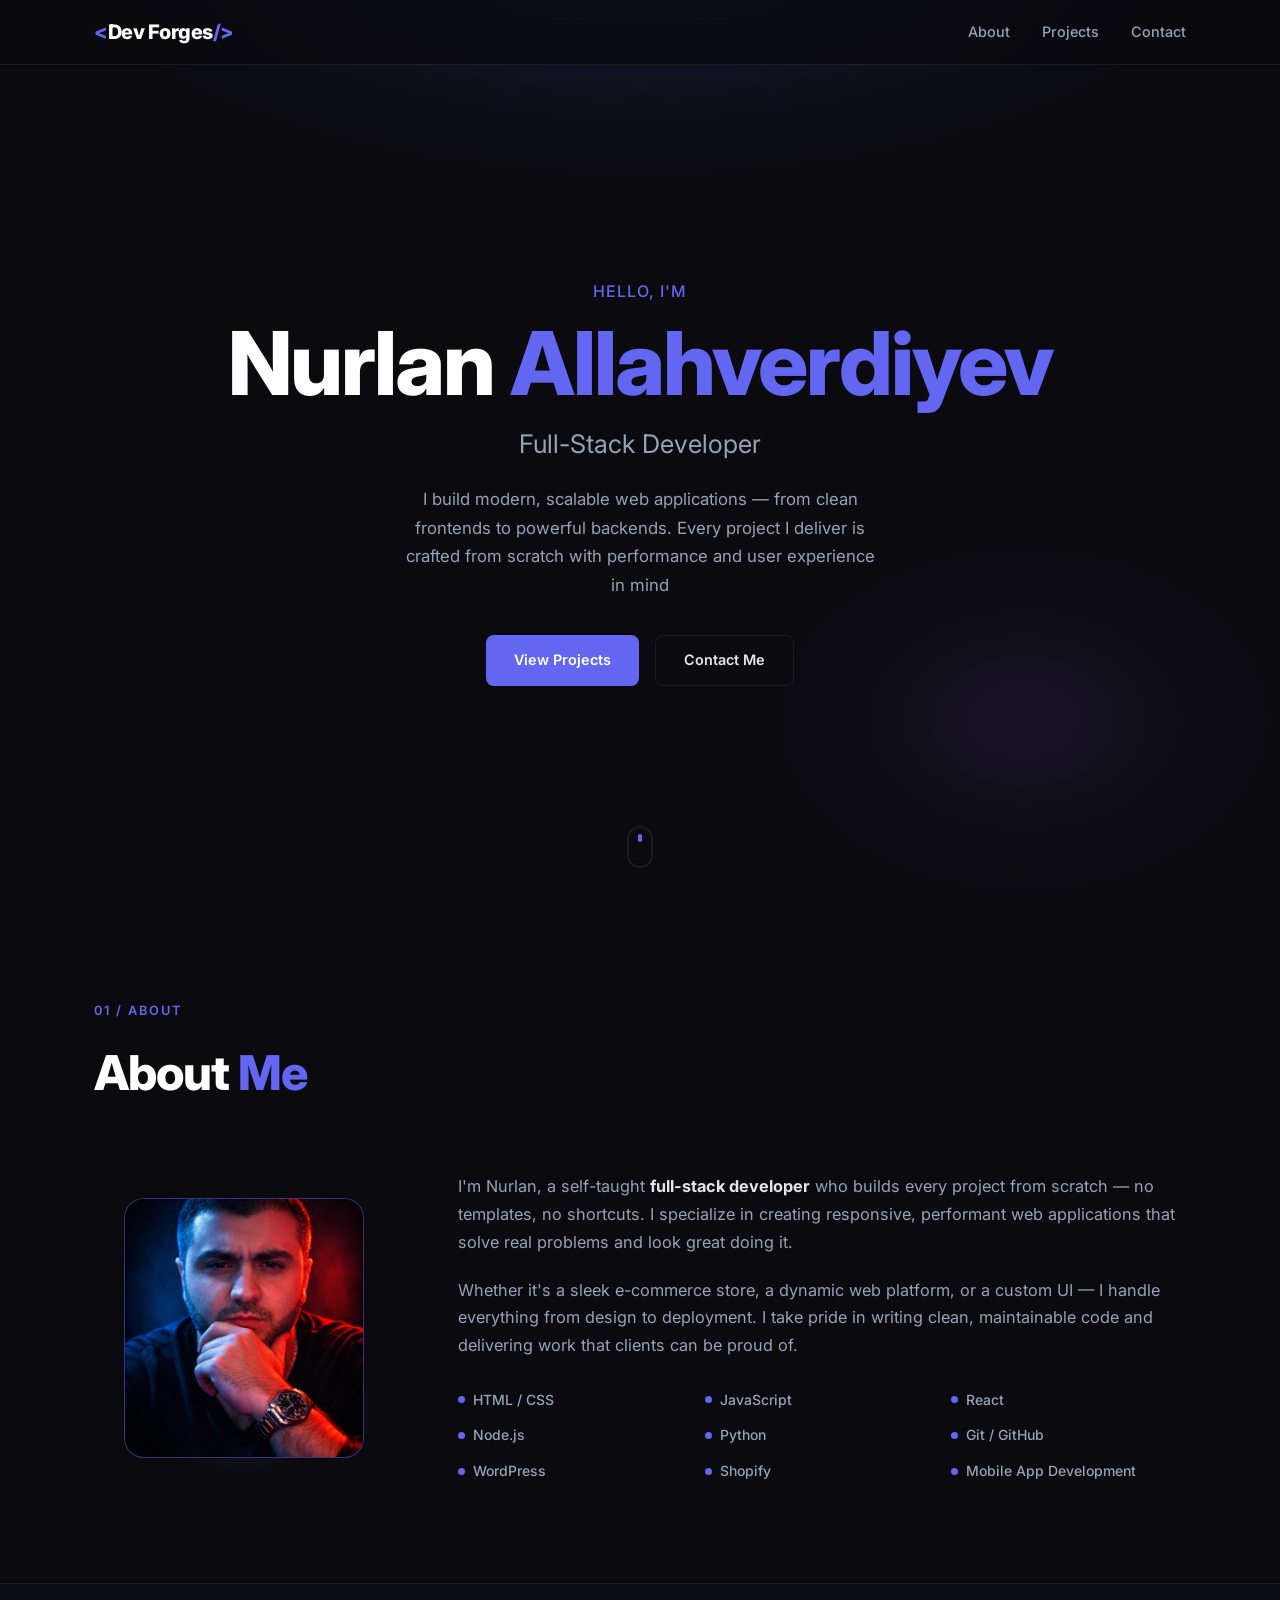
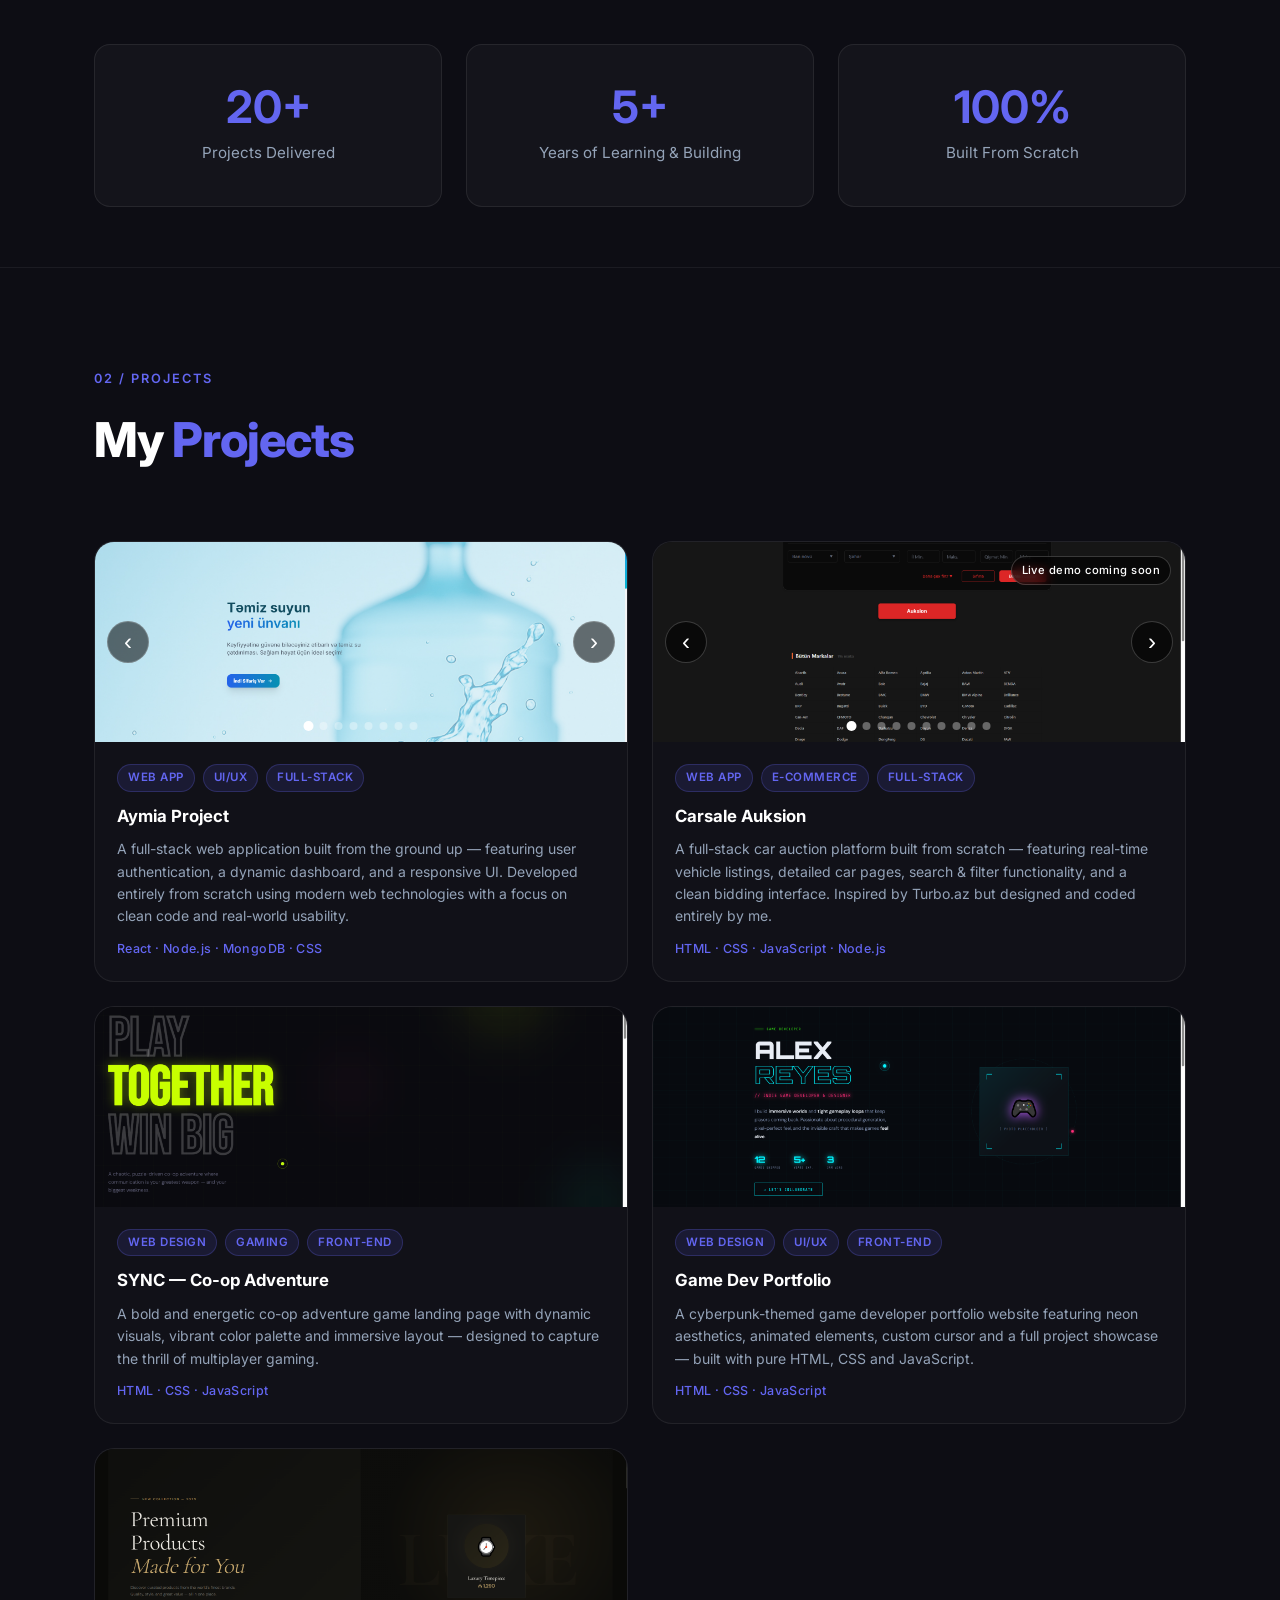
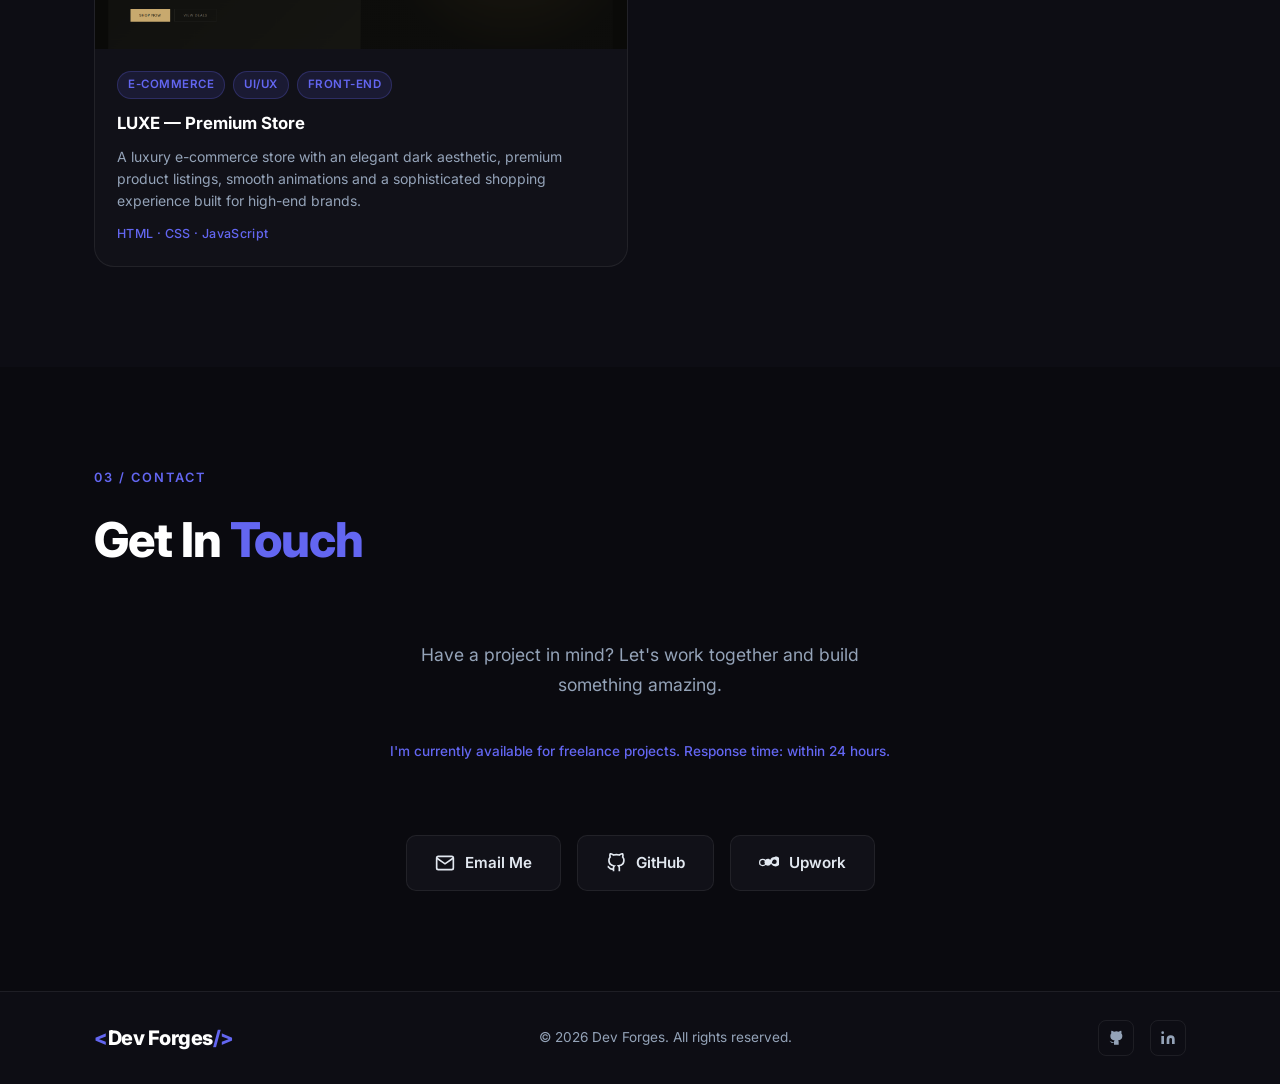
<file: index.html>
<!DOCTYPE html>
<html lang="en">
<head>
  <meta charset="UTF-8" />
  <meta name="viewport" content="width=device-width, initial-scale=1.0" />
  <title>Dev Forges – Portfolio</title>
  <link rel="preconnect" href="https://fonts.googleapis.com" />
  <link rel="preconnect" href="https://fonts.gstatic.com" crossorigin />
  <link href="https://fonts.googleapis.com/css2?family=Inter:wght@300;400;500;600;700;800&display=swap" rel="stylesheet" />
  <link rel="stylesheet" href="style.css" />
</head>
<body>

  <!-- ===== NAVBAR ===== -->
  <header class="navbar">
    <div class="container nav-inner">
      <a href="#" class="logo">
        <span class="logo-bracket">&lt;</span>Dev Forges<span class="logo-bracket">/&gt;</span>
      </a>
      <nav class="nav-links">
        <a href="#about">About</a>
        <a href="#projects">Projects</a>
        <a href="#contact">Contact</a>
      </nav>
      <button class="burger" id="burger" aria-label="Menu">
        <span></span><span></span><span></span>
      </button>
    </div>
    <div class="mobile-menu" id="mobileMenu">
      <a href="#about" onclick="closeMenu()">About</a>
      <a href="#projects" onclick="closeMenu()">Projects</a>
      <a href="#contact" onclick="closeMenu()">Contact</a>
    </div>
  </header>

  <!-- ===== HERO ===== -->
  <section class="hero">
    <div class="hero-bg"></div>
    <div class="container hero-content">
      <p class="hero-tag">Hello, I'm</p>
      <h1 class="hero-name">Nurlan <span class="accent">Allahverdiyev</span></h1>
      <h2 class="hero-title">Full-Stack Developer</h2>
      <p class="hero-desc">I build modern, scalable web applications — from clean frontends to powerful backends. Every project I deliver is crafted from scratch with performance and user experience in mind</p>
      <div class="hero-btns">
        <a href="#projects" class="btn btn-primary">View Projects</a>
        <a href="#contact" class="btn btn-outline">Contact Me</a>
      </div>
    </div>
    <div class="hero-scroll">
      <div class="scroll-dot"></div>
    </div>
  </section>

  <!-- ===== ABOUT ===== -->
  <section class="section" id="about">
    <div class="container">
      <div class="section-header">
        <span class="section-tag">01 / About</span>
        <h2 class="section-title">About <span class="accent">Me</span></h2>
      </div>
      <div class="about-grid">
        <div class="about-avatar">
          <div class="avatar-frame">
            <img src="upwork profile picture.png" alt="Nurlan Allahverdiyev" style="width:100%;height:100%;object-fit:cover;" />
          </div>
          <div class="avatar-glow"></div>
        </div>
        <div class="about-text">
          <p>I'm Nurlan, a self-taught <strong>full-stack developer</strong> who builds every project from scratch — no templates, no shortcuts. I specialize in creating responsive, performant web applications that solve real problems and look great doing it.</p>
          <p>Whether it's a sleek e-commerce store, a dynamic web platform, or a custom UI — I handle everything from design to deployment. I take pride in writing clean, maintainable code and delivering work that clients can be proud of.</p>
          <div class="skills-grid">
            <div class="skill-item"><span class="skill-dot"></span>HTML / CSS</div>
            <div class="skill-item"><span class="skill-dot"></span>JavaScript</div>
            <div class="skill-item"><span class="skill-dot"></span>React</div>
            <div class="skill-item"><span class="skill-dot"></span>Node.js</div>
            <div class="skill-item"><span class="skill-dot"></span>Python</div>
            <div class="skill-item"><span class="skill-dot"></span>Git / GitHub</div>
            <div class="skill-item"><span class="skill-dot"></span>WordPress</div>
            <div class="skill-item"><span class="skill-dot"></span>Shopify</div>
            <div class="skill-item"><span class="skill-dot"></span>Mobile App Development</div>
          </div>
        </div>
      </div>
    </div>
  </section>

  <!-- ===== STATS ===== -->
  <section class="section section-stats">
    <div class="container">
      <div class="stats-grid">
        <div class="stat-card">
          <span class="stat-number">20+</span>
          <span class="stat-label">Projects Delivered</span>
        </div>
        <div class="stat-card">
          <span class="stat-number">5+</span>
          <span class="stat-label">Years of Learning & Building</span>
        </div>
        <div class="stat-card">
          <span class="stat-number">100%</span>
          <span class="stat-label">Built From Scratch</span>
        </div>
      </div>
    </div>
  </section>

  <!-- ===== PROJECTS ===== -->
  <section class="section section-dark" id="projects">
    <div class="container">
      <div class="section-header">
        <span class="section-tag">02 / Projects</span>
        <h2 class="section-title">My <span class="accent">Projects</span></h2>
      </div>
      <div class="projects-grid">

        <a href="https://aymia.az" target="_blank" rel="noopener" class="project-card project-card--featured" style="text-decoration:none;color:inherit;cursor:pointer;">
          <div class="project-img project-img--carousel">
            <div class="carousel" id="aymiaCarousel">
              <div class="carousel-track" id="aymiaTrack">
                <img src="Aymia Project photo/Screenshot (2).png" alt="Aymia Project – 1" />
                <img src="Aymia Project photo/Screenshot (3).png" alt="Aymia Project – 2" />
                <img src="Aymia Project photo/Screenshot (4).png" alt="Aymia Project – 3" />
                <img src="Aymia Project photo/Screenshot (5).png" alt="Aymia Project – 4" />
                <img src="Aymia Project photo/Screenshot (6).png" alt="Aymia Project – 5" />
                <img src="Aymia Project photo/Screenshot (7).png" alt="Aymia Project – 6" />
                <img src="Aymia Project photo/Screenshot (8).png" alt="Aymia Project – 7" />
                <img src="Aymia Project photo/Screenshot (9).png" alt="Aymia Project – 8" />
              </div>
              <button class="carousel-btn carousel-btn--prev" id="aymiaPrev" aria-label="Previous">&#8249;</button>
              <button class="carousel-btn carousel-btn--next" id="aymiaNext" aria-label="Next">&#8250;</button>
              <div class="carousel-dots" id="aymiaDots"></div>
            </div>
          </div>
          <div class="project-info">
            <div class="project-tags"><span>Web App</span><span>UI/UX</span><span>Full-Stack</span></div>
            <h3>Aymia Project</h3>
            <p>A full-stack web application built from the ground up — featuring user authentication, a dynamic dashboard, and a responsive UI. Developed entirely from scratch using modern web technologies with a focus on clean code and real-world usability.</p>
            <div class="project-stack">React · Node.js · MongoDB · CSS</div>
          </div>
        </a>

        <div class="project-card project-card--featured" style="position:relative;">
          <div class="badge-coming-soon">Live demo coming soon</div>
          <div class="project-img project-img--carousel">
            <div class="carousel" id="carsaleCarousel">
              <div class="carousel-track" id="carsaleTrack">
                <img src="Turbo.az-Auksion/Screenshot (10).png" alt="Carsale Auksion – 1" />
                <img src="Turbo.az-Auksion/Screenshot (11).png" alt="Carsale Auksion – 2" />
                <img src="Turbo.az-Auksion/Screenshot (12).png" alt="Carsale Auksion – 3" />
                <img src="Turbo.az-Auksion/Screenshot (13).png" alt="Carsale Auksion – 4" />
                <img src="Turbo.az-Auksion/Screenshot (14).png" alt="Carsale Auksion – 5" />
                <img src="Turbo.az-Auksion/Screenshot (15).png" alt="Carsale Auksion – 6" />
                <img src="Turbo.az-Auksion/Screenshot (16).png" alt="Carsale Auksion – 7" />
                <img src="Turbo.az-Auksion/Screenshot (17).png" alt="Carsale Auksion – 8" />
                <img src="Turbo.az-Auksion/Screenshot (18).png" alt="Carsale Auksion – 9" />
                <img src="Turbo.az-Auksion/Screenshot (20).png" alt="Carsale Auksion – 10" />
              </div>
              <button class="carousel-btn carousel-btn--prev" id="carsalePrev" aria-label="Previous">&#8249;</button>
              <button class="carousel-btn carousel-btn--next" id="carsaleNext" aria-label="Next">&#8250;</button>
              <div class="carousel-dots" id="carsaleDots"></div>
            </div>
          </div>
          <div class="project-info">
            <div class="project-tags"><span>Web App</span><span>E-Commerce</span><span>Full-Stack</span></div>
            <h3>Carsale Auksion</h3>
            <p>A full-stack car auction platform built from scratch — featuring real-time vehicle listings, detailed car pages, search & filter functionality, and a clean bidding interface. Inspired by Turbo.az but designed and coded entirely by me.</p>
            <div class="project-stack">HTML · CSS · JavaScript · Node.js</div>
          </div>
        </div>

        <a href="Portfolio Website.html" target="_blank" rel="noopener" class="project-card project-card--featured" style="text-decoration:none;color:inherit;cursor:pointer;">
          <div class="project-img" style="height:200px;overflow:hidden;position:relative;">
            <img src="Sync co op.png" alt="SYNC Co-op Adventure" style="width:100%;height:100%;object-fit:cover;" />
          </div>
          <div class="project-overlay">
            <span class="project-link-btn">View Website →</span>
          </div>
          <div class="project-info">
            <div class="project-tags"><span>Web Design</span><span>Gaming</span><span>Front-End</span></div>
            <h3>SYNC — Co-op Adventure</h3>
            <p>A bold and energetic co-op adventure game landing page with dynamic visuals, vibrant color palette and immersive layout — designed to capture the thrill of multiplayer gaming.</p>
            <div class="project-stack">HTML · CSS · JavaScript</div>
          </div>
        </a>

        <a href="Game website.html" target="_blank" rel="noopener" class="project-card project-card--featured" style="text-decoration:none;color:inherit;cursor:pointer;">
          <div class="project-img" style="height:200px;overflow:hidden;position:relative;">
            <img src="game dev portfolio.png" alt="Game Dev Portfolio" style="width:100%;height:100%;object-fit:cover;" />
          </div>
          <div class="project-overlay">
            <span class="project-link-btn">View Website →</span>
          </div>
          <div class="project-info">
            <div class="project-tags"><span>Web Design</span><span>UI/UX</span><span>Front-End</span></div>
            <h3>Game Dev Portfolio</h3>
            <p>A cyberpunk-themed game developer portfolio website featuring neon aesthetics, animated elements, custom cursor and a full project showcase — built with pure HTML, CSS and JavaScript.</p>
            <div class="project-stack">HTML · CSS · JavaScript</div>
          </div>
        </a>

        <a href="shop.html" target="_blank" rel="noopener" class="project-card project-card--featured" style="text-decoration:none;color:inherit;cursor:pointer;">
          <div class="project-img" style="height:200px;overflow:hidden;position:relative;">
            <img src="shop picture.png" alt="LUXE Premium Store" style="width:100%;height:100%;object-fit:cover;" />
          </div>
          <div class="project-overlay">
            <span class="project-link-btn">View Website →</span>
          </div>
          <div class="project-info">
            <div class="project-tags"><span>E-Commerce</span><span>UI/UX</span><span>Front-End</span></div>
            <h3>LUXE — Premium Store</h3>
            <p>A luxury e-commerce store with an elegant dark aesthetic, premium product listings, smooth animations and a sophisticated shopping experience built for high-end brands.</p>
            <div class="project-stack">HTML · CSS · JavaScript</div>
          </div>
        </a>

      </div>

      <!-- See More button — shown only when there are 7+ cards (JS controls visibility) -->
      <div class="see-more-wrap" id="seeMoreWrap" style="display:none;">
        <button class="btn-see-more" id="seeMoreBtn">
          <span class="btn-see-more-text">See More Projects</span>
          <svg width="18" height="18" viewBox="0 0 24 24" fill="none" stroke="currentColor" stroke-width="2" stroke-linecap="round" stroke-linejoin="round"><polyline points="6 9 12 15 18 9"/></svg>
        </button>
      </div>
    </div>
  </section>

  <!-- ===== CONTACT ===== -->
  <section class="section" id="contact">
    <div class="container">
      <div class="section-header">
        <span class="section-tag">03 / Contact</span>
        <h2 class="section-title">Get In <span class="accent">Touch</span></h2>
      </div>
      <div class="contact-center">
        <p class="contact-lead">Have a project in mind? Let's work together and build something amazing.</p>
        <p class="contact-availability">I'm currently available for freelance projects. Response time: within 24 hours.</p>
        <div class="contact-btns">
          <a href="https://mail.google.com/mail/?view=cm&to=allahverdiyevnurlan83@gmail.com" target="_blank" rel="noopener" class="contact-btn">
            <svg viewBox="0 0 24 24" fill="none" stroke="currentColor" stroke-width="2"><path d="M4 4h16c1.1 0 2 .9 2 2v12c0 1.1-.9 2-2 2H4c-1.1 0-2-.9-2-2V6c0-1.1.9-2 2-2z"/><polyline points="22,6 12,13 2,6"/></svg>
            Email Me
          </a>
          <a href="https://github.com/CorneliusTheDev" target="_blank" rel="noopener" class="contact-btn">
            <svg viewBox="0 0 24 24" fill="none" stroke="currentColor" stroke-width="2"><path d="M9 19c-5 1.5-5-2.5-7-3m14 6v-3.87a3.37 3.37 0 0 0-.94-2.61c3.14-.35 6.44-1.54 6.44-7A5.44 5.44 0 0 0 20 4.77 5.07 5.07 0 0 0 19.91 1S18.73.65 16 2.48a13.38 13.38 0 0 0-7 0C6.27.65 5.09 1 5.09 1A5.07 5.07 0 0 0 5 4.77a5.44 5.44 0 0 0-1.5 3.78c0 5.42 3.3 6.61 6.44 7A3.37 3.37 0 0 0 9 18.13V22"/></svg>
            GitHub
          </a>
          <a href="https://www.upwork.com/freelancers/~01465104f7e6b04236" target="_blank" rel="noopener" class="contact-btn contact-btn-upwork">
            <svg viewBox="0 0 24 24" fill="currentColor"><path d="M18.561 13.158c-1.102 0-2.135-.467-3.074-1.227l.228-1.076.008-.042c.207-1.143.849-3.06 2.839-3.06a2.705 2.705 0 0 1 2.703 2.703 2.707 2.707 0 0 1-2.704 2.702zm0-8.25c-2.431 0-4.317 1.357-5.196 3.625l-.004-.004C12.871 7.24 11.939 6.75 10.773 6.75c-2.344 0-4.214 1.87-4.214 4.214 0 2.344 1.87 4.214 4.214 4.214 1.593 0 2.986-.895 3.713-2.21l.036-.065.038.066a5.995 5.995 0 0 0 5.28 3.156h.005c3.312 0 6-2.688 6-6s-2.688-6-6.006-6h-.078zM4.5 6.75a4.5 4.5 0 1 0 0 9 4.5 4.5 0 0 0 0-9zm0 7.5a3 3 0 1 1 0-6 3 3 0 0 1 0 6z"/></svg>
            Upwork
          </a>
        </div>
      </div>
      </div>
    </div>
  </section>

  <!-- ===== FOOTER ===== -->
  <footer class="footer">
    <div class="container footer-inner">
      <a href="#" class="logo">
        <span class="logo-bracket">&lt;</span>Dev Forges<span class="logo-bracket">/&gt;</span>
      </a>
      <p class="footer-copy">© 2026 Dev Forges. All rights reserved.</p>
      <div class="footer-socials">
        <a href="#" aria-label="GitHub">
          <svg viewBox="0 0 24 24" fill="currentColor"><path d="M9 19c-5 1.5-5-2.5-7-3m14 6v-3.87a3.37 3.37 0 0 0-.94-2.61c3.14-.35 6.44-1.54 6.44-7A5.44 5.44 0 0 0 20 4.77 5.07 5.07 0 0 0 19.91 1S18.73.65 16 2.48a13.38 13.38 0 0 0-7 0C6.27.65 5.09 1 5.09 1A5.07 5.07 0 0 0 5 4.77a5.44 5.44 0 0 0-1.5 3.78c0 5.42 3.3 6.61 6.44 7A3.37 3.37 0 0 0 9 18.13V22"/></svg>
        </a>
        <a href="#" aria-label="LinkedIn">
          <svg viewBox="0 0 24 24" fill="currentColor"><path d="M16 8a6 6 0 0 1 6 6v7h-4v-7a2 2 0 0 0-2-2 2 2 0 0 0-2 2v7h-4v-7a6 6 0 0 1 6-6z"/><rect x="2" y="9" width="4" height="12"/><circle cx="4" cy="4" r="2"/></svg>
        </a>
      </div>
    </div>
  </footer>

  <!-- ===== PROJECT MODAL ===== -->
  <div class="modal-backdrop" id="projectModal" role="dialog" aria-modal="true" aria-label="Project Preview">
    <div class="modal-box">
      <button class="modal-close" id="modalClose" aria-label="Close">&#10005;</button>
      <div class="modal-slider">
        <div class="modal-track" id="modalTrack"></div>
        <button class="modal-arrow modal-arrow--prev" id="modalPrev" aria-label="Previous">&#8249;</button>
        <button class="modal-arrow modal-arrow--next" id="modalNext" aria-label="Next">&#8250;</button>
        <div class="modal-counter" id="modalCounter"></div>
      </div>
      <div class="modal-dots" id="modalDots"></div>
    </div>
  </div>

  <script src="script.js"></script>
</body>
</html>
</file>
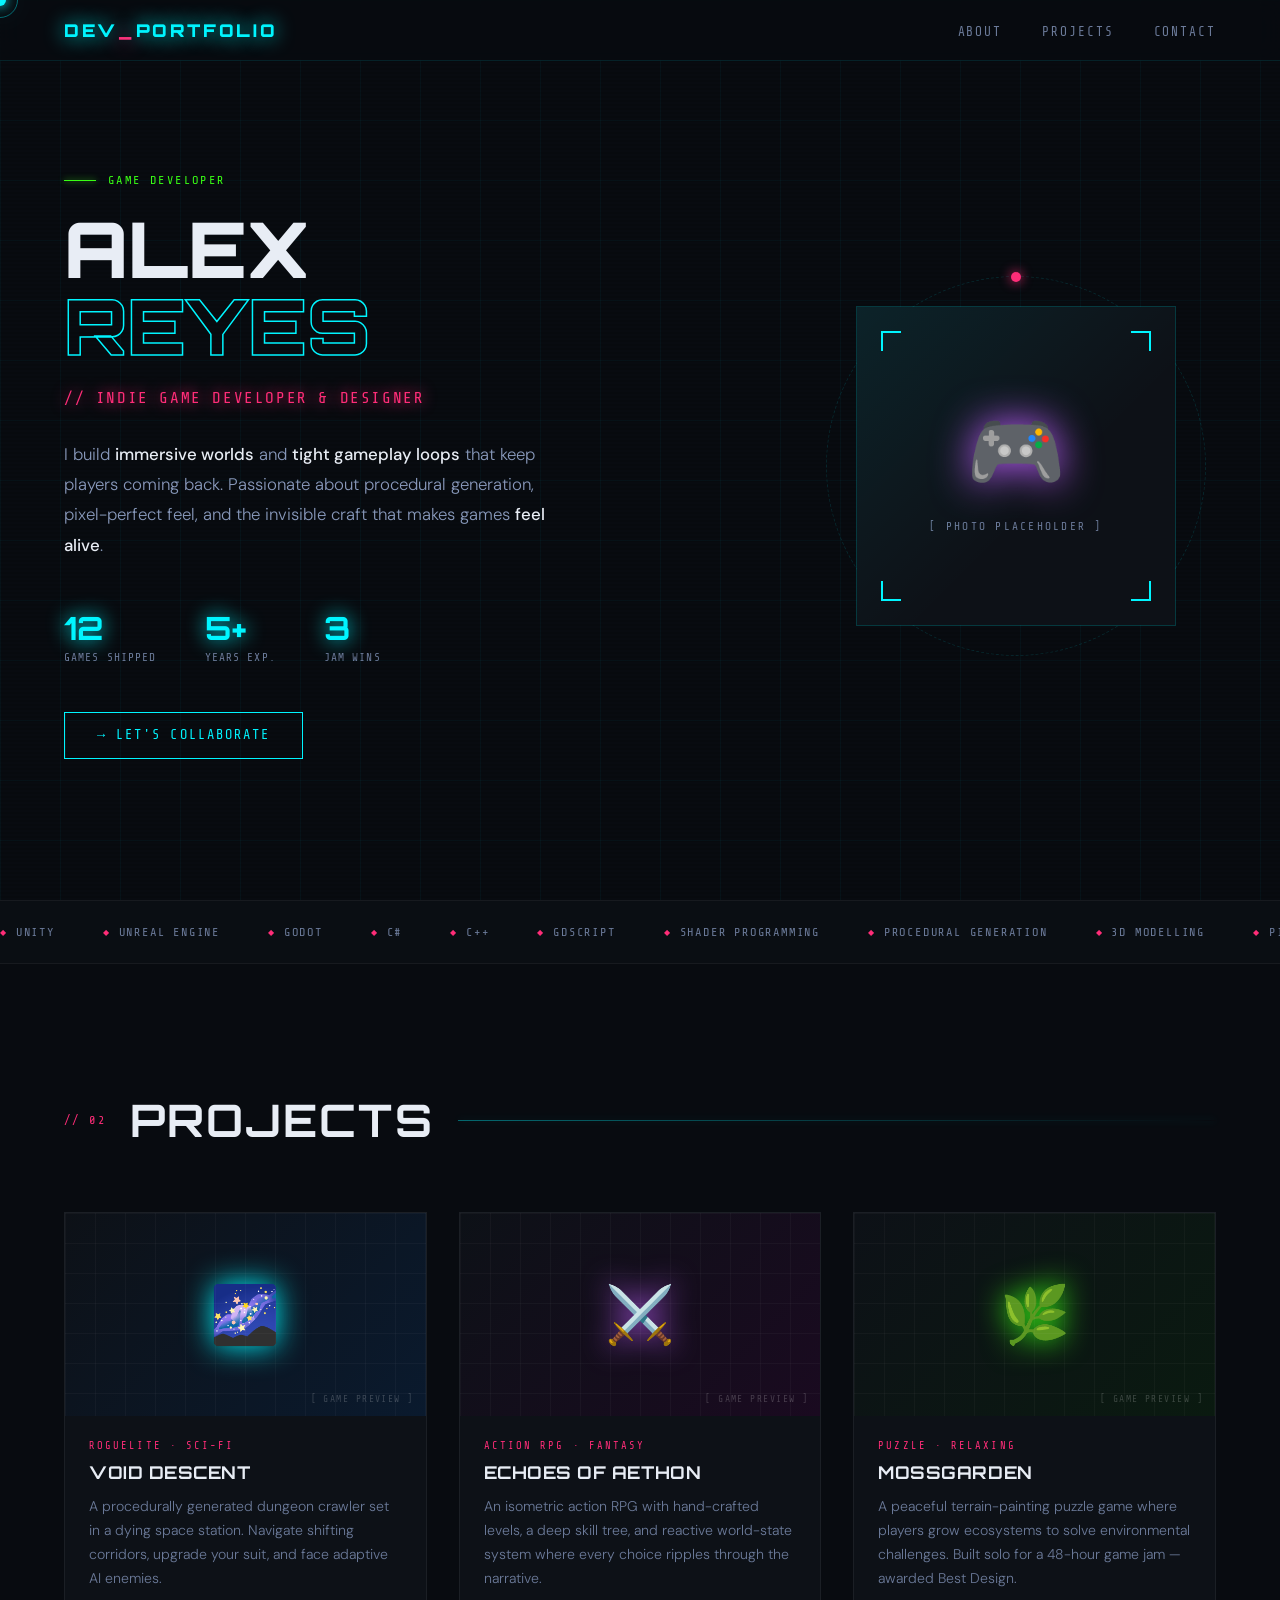
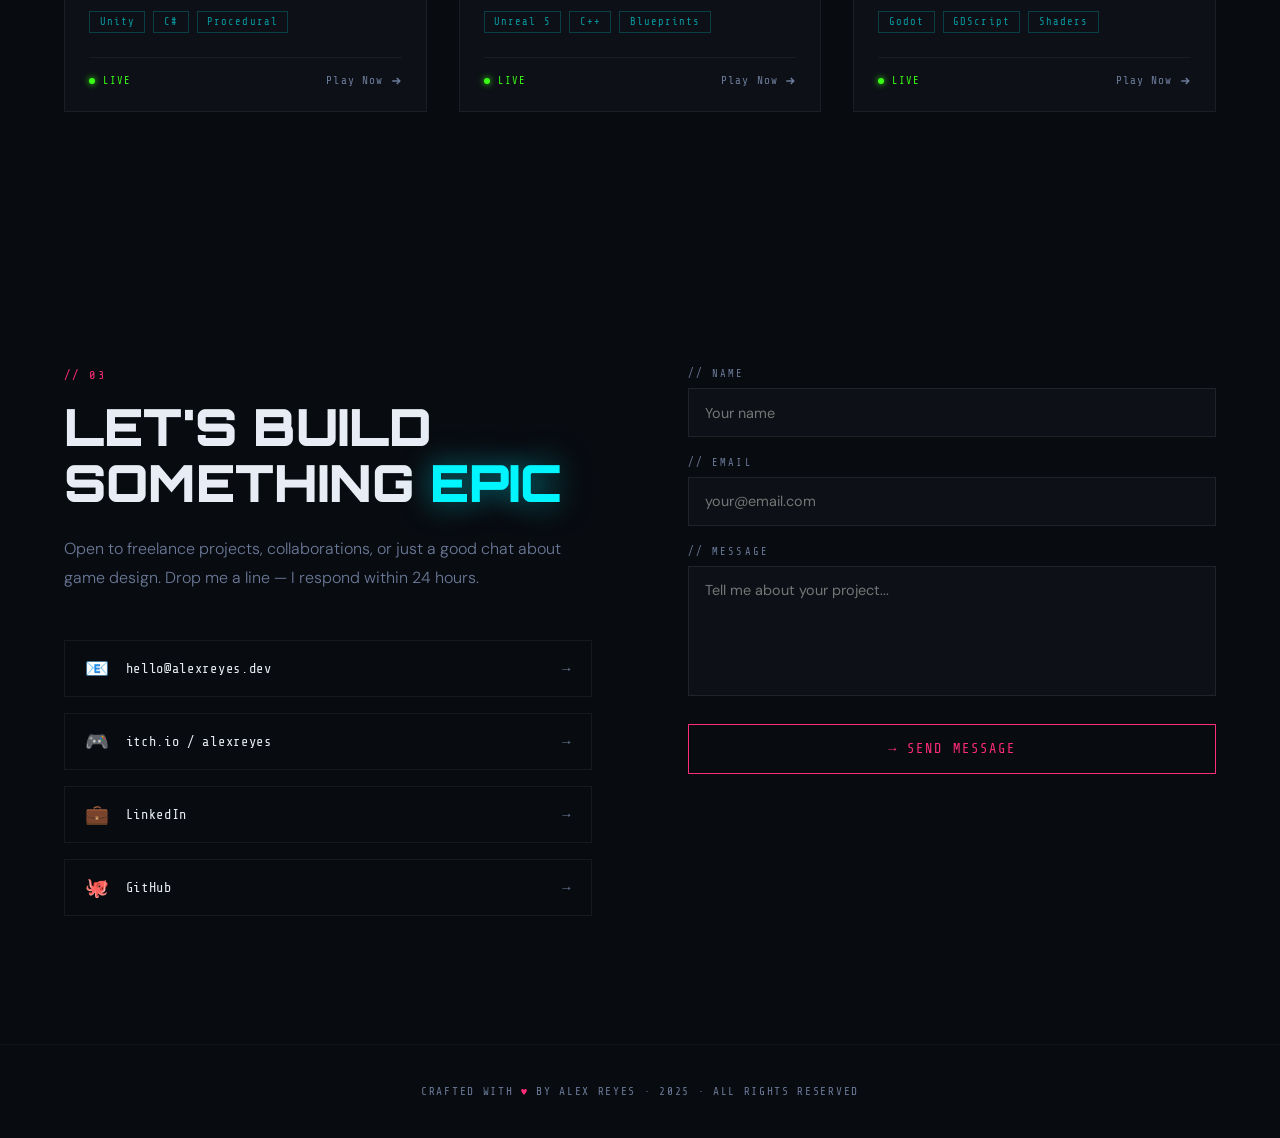
<file: Game website.html>
<!DOCTYPE html>
<html lang="en">
<head>
<meta charset="UTF-8" />
<meta name="viewport" content="width=device-width, initial-scale=1.0" />
<title>Game Dev Portfolio</title>
<link href="https://fonts.googleapis.com/css2?family=Orbitron:wght@400;700;900&family=Share+Tech+Mono&family=DM+Sans:wght@300;400;500&display=swap" rel="stylesheet" />
<style>
  :root {
    --neon-cyan: #00f5ff;
    --neon-pink: #ff2d78;
    --neon-green: #39ff14;
    --neon-purple: #bf5fff;
    --bg-base: #080b10;
    --bg-card: #0d1117;
    --bg-surface: #111827;
    --text-primary: #e8edf5;
    --text-muted: #6b7a99;
    --grid-color: rgba(0, 245, 255, 0.04);
  }

  *, *::before, *::after { box-sizing: border-box; margin: 0; padding: 0; }

  html { scroll-behavior: smooth; }

  body {
    background: var(--bg-base);
    color: var(--text-primary);
    font-family: 'DM Sans', sans-serif;
    font-weight: 300;
    overflow-x: hidden;
    cursor: none;
  }

  /* Custom cursor */
  .cursor {
    position: fixed;
    width: 12px; height: 12px;
    background: var(--neon-cyan);
    border-radius: 50%;
    pointer-events: none;
    z-index: 9999;
    transform: translate(-50%, -50%);
    transition: transform 0.1s, width 0.2s, height 0.2s, background 0.2s;
    mix-blend-mode: screen;
    box-shadow: 0 0 12px var(--neon-cyan), 0 0 30px rgba(0,245,255,0.3);
  }
  .cursor-ring {
    position: fixed;
    width: 36px; height: 36px;
    border: 1px solid rgba(0,245,255,0.4);
    border-radius: 50%;
    pointer-events: none;
    z-index: 9998;
    transform: translate(-50%, -50%);
    transition: transform 0.15s ease-out, width 0.3s, height 0.3s;
  }
  body:hover .cursor { opacity: 1; }

  /* Grid background */
  body::before {
    content: '';
    position: fixed;
    inset: 0;
    background-image:
      linear-gradient(var(--grid-color) 1px, transparent 1px),
      linear-gradient(90deg, var(--grid-color) 1px, transparent 1px);
    background-size: 60px 60px;
    pointer-events: none;
    z-index: 0;
  }

  /* Scanline overlay */
  body::after {
    content: '';
    position: fixed;
    inset: 0;
    background: repeating-linear-gradient(
      0deg,
      transparent,
      transparent 2px,
      rgba(0,0,0,0.08) 2px,
      rgba(0,0,0,0.08) 4px
    );
    pointer-events: none;
    z-index: 1;
  }

  /* NAV */
  nav {
    position: fixed;
    top: 0; left: 0; right: 0;
    z-index: 100;
    display: flex;
    justify-content: space-between;
    align-items: center;
    padding: 1.2rem 4rem;
    background: rgba(8, 11, 16, 0.85);
    backdrop-filter: blur(12px);
    border-bottom: 1px solid rgba(0, 245, 255, 0.1);
  }
  .nav-logo {
    font-family: 'Orbitron', sans-serif;
    font-weight: 900;
    font-size: 1.1rem;
    color: var(--neon-cyan);
    text-shadow: 0 0 20px var(--neon-cyan);
    letter-spacing: 0.15em;
  }
  .nav-logo span { color: var(--neon-pink); text-shadow: 0 0 20px var(--neon-pink); }
  .nav-links { display: flex; gap: 2.5rem; list-style: none; }
  .nav-links a {
    font-family: 'Share Tech Mono', monospace;
    font-size: 0.8rem;
    color: var(--text-muted);
    text-decoration: none;
    letter-spacing: 0.15em;
    text-transform: uppercase;
    transition: color 0.2s, text-shadow 0.2s;
    position: relative;
  }
  .nav-links a::after {
    content: '';
    position: absolute;
    bottom: -4px; left: 0;
    width: 0; height: 1px;
    background: var(--neon-cyan);
    transition: width 0.3s;
    box-shadow: 0 0 8px var(--neon-cyan);
  }
  .nav-links a:hover { color: var(--neon-cyan); text-shadow: 0 0 10px var(--neon-cyan); }
  .nav-links a:hover::after { width: 100%; }

  /* SECTIONS */
  section { position: relative; z-index: 2; }

  /* ===== HERO ===== */
  #about {
    min-height: 100vh;
    display: flex;
    align-items: center;
    padding: 8rem 4rem 6rem;
    max-width: 1300px;
    margin: 0 auto;
    gap: 4rem;
  }
  .hero-left { flex: 1; }
  .hero-tag {
    font-family: 'Share Tech Mono', monospace;
    font-size: 0.75rem;
    color: var(--neon-green);
    letter-spacing: 0.2em;
    text-transform: uppercase;
    margin-bottom: 1.5rem;
    display: flex;
    align-items: center;
    gap: 0.75rem;
  }
  .hero-tag::before {
    content: '';
    width: 2rem; height: 1px;
    background: var(--neon-green);
    box-shadow: 0 0 6px var(--neon-green);
  }
  .hero-name {
    font-family: 'Orbitron', sans-serif;
    font-weight: 900;
    font-size: clamp(2.8rem, 6vw, 5.5rem);
    line-height: 1;
    margin-bottom: 0.5rem;
  }
  .hero-name .line1 { display: block; color: var(--text-primary); }
  .hero-name .line2 {
    display: block;
    color: transparent;
    -webkit-text-stroke: 1.5px var(--neon-cyan);
    text-shadow: none;
  }
  .hero-title {
    font-family: 'Share Tech Mono', monospace;
    color: var(--neon-pink);
    font-size: 1rem;
    letter-spacing: 0.1em;
    margin: 1.5rem 0 2rem;
    text-shadow: 0 0 15px var(--neon-pink);
  }
  .hero-bio {
    font-size: 1.05rem;
    line-height: 1.8;
    color: #8899bb;
    max-width: 500px;
    margin-bottom: 3rem;
  }
  .hero-bio strong { color: var(--text-primary); font-weight: 500; }
  .hero-stats {
    display: flex;
    gap: 3rem;
    margin-bottom: 3rem;
  }
  .stat-num {
    font-family: 'Orbitron', sans-serif;
    font-size: 2rem;
    font-weight: 700;
    color: var(--neon-cyan);
    text-shadow: 0 0 20px var(--neon-cyan);
  }
  .stat-label {
    font-family: 'Share Tech Mono', monospace;
    font-size: 0.7rem;
    color: var(--text-muted);
    letter-spacing: 0.1em;
    text-transform: uppercase;
    margin-top: 0.2rem;
  }
  .hero-cta {
    display: inline-flex;
    align-items: center;
    gap: 0.75rem;
    padding: 0.9rem 2rem;
    background: transparent;
    border: 1px solid var(--neon-cyan);
    color: var(--neon-cyan);
    font-family: 'Share Tech Mono', monospace;
    font-size: 0.85rem;
    letter-spacing: 0.15em;
    text-transform: uppercase;
    text-decoration: none;
    transition: all 0.3s;
    position: relative;
    overflow: hidden;
  }
  .hero-cta::before {
    content: '';
    position: absolute;
    inset: 0;
    background: var(--neon-cyan);
    transform: translateX(-100%);
    transition: transform 0.3s;
    z-index: -1;
  }
  .hero-cta:hover { color: var(--bg-base); box-shadow: 0 0 30px rgba(0,245,255,0.4); }
  .hero-cta:hover::before { transform: translateX(0); }

  /* Hero visual */
  .hero-right {
    flex: 0 0 400px;
    position: relative;
    height: 400px;
  }
  .hero-avatar-box {
    width: 320px; height: 320px;
    position: absolute;
    top: 50%; left: 50%;
    transform: translate(-50%, -50%);
    border: 1px solid rgba(0,245,255,0.2);
    display: flex;
    align-items: center;
    justify-content: center;
    overflow: hidden;
  }
  .hero-avatar-box::before {
    content: '';
    position: absolute;
    inset: 0;
    background: linear-gradient(135deg, rgba(0,245,255,0.08) 0%, transparent 60%);
  }
  .avatar-placeholder {
    width: 100%; height: 100%;
    display: flex;
    flex-direction: column;
    align-items: center;
    justify-content: center;
    gap: 1rem;
    background: var(--bg-card);
  }
  .avatar-icon {
    font-size: 5rem;
    filter: drop-shadow(0 0 20px var(--neon-purple));
  }
  .avatar-label {
    font-family: 'Share Tech Mono', monospace;
    font-size: 0.7rem;
    color: var(--text-muted);
    letter-spacing: 0.2em;
  }
  /* Corner decorations */
  .corner { position: absolute; width: 20px; height: 20px; }
  .corner-tl { top: 24px; left: 24px; border-top: 2px solid var(--neon-cyan); border-left: 2px solid var(--neon-cyan); }
  .corner-tr { top: 24px; right: 24px; border-top: 2px solid var(--neon-cyan); border-right: 2px solid var(--neon-cyan); }
  .corner-bl { bottom: 24px; left: 24px; border-bottom: 2px solid var(--neon-cyan); border-left: 2px solid var(--neon-cyan); }
  .corner-br { bottom: 24px; right: 24px; border-bottom: 2px solid var(--neon-cyan); border-right: 2px solid var(--neon-cyan); }
  /* Orbit ring */
  .orbit {
    position: absolute;
    top: 50%; left: 50%;
    width: 380px; height: 380px;
    border: 1px dashed rgba(0,245,255,0.12);
    border-radius: 50%;
    transform: translate(-50%, -50%);
    animation: spin 20s linear infinite;
  }
  .orbit-dot {
    position: absolute;
    top: -5px; left: 50%;
    width: 10px; height: 10px;
    background: var(--neon-pink);
    border-radius: 50%;
    transform: translateX(-50%);
    box-shadow: 0 0 12px var(--neon-pink);
  }
  @keyframes spin { to { transform: translate(-50%,-50%) rotate(360deg); } }

  /* Skills row */
  .skills-strip {
    border-top: 1px solid rgba(255,255,255,0.05);
    border-bottom: 1px solid rgba(255,255,255,0.05);
    padding: 1.5rem 0;
    overflow: hidden;
    position: relative;
    z-index: 2;
    background: rgba(13,17,23,0.6);
  }
  .skills-scroll {
    display: flex;
    gap: 3rem;
    animation: scroll-left 25s linear infinite;
    width: max-content;
  }
  .skill-pill {
    font-family: 'Share Tech Mono', monospace;
    font-size: 0.75rem;
    letter-spacing: 0.15em;
    text-transform: uppercase;
    color: var(--text-muted);
    white-space: nowrap;
    display: flex;
    align-items: center;
    gap: 0.5rem;
  }
  .skill-pill::before {
    content: '◆';
    font-size: 0.5rem;
    color: var(--neon-pink);
  }
  @keyframes scroll-left {
    from { transform: translateX(0); }
    to { transform: translateX(-50%); }
  }

  /* ===== PROJECTS ===== */
  #projects {
    padding: 8rem 4rem;
    max-width: 1300px;
    margin: 0 auto;
  }
  .section-header {
    display: flex;
    align-items: center;
    gap: 1.5rem;
    margin-bottom: 4rem;
  }
  .section-num {
    font-family: 'Share Tech Mono', monospace;
    font-size: 0.75rem;
    color: var(--neon-pink);
    letter-spacing: 0.2em;
  }
  .section-title {
    font-family: 'Orbitron', sans-serif;
    font-weight: 700;
    font-size: clamp(1.8rem, 4vw, 2.8rem);
    letter-spacing: 0.05em;
  }
  .section-line {
    flex: 1;
    height: 1px;
    background: linear-gradient(to right, rgba(0,245,255,0.4), transparent);
    box-shadow: 0 0 8px rgba(0,245,255,0.2);
  }

  .projects-grid {
    display: grid;
    grid-template-columns: repeat(auto-fit, minmax(340px, 1fr));
    gap: 2rem;
  }

  .project-card {
    background: var(--bg-card);
    border: 1px solid rgba(255,255,255,0.06);
    position: relative;
    overflow: hidden;
    transition: transform 0.3s, border-color 0.3s;
    group: true;
  }
  .project-card:hover {
    transform: translateY(-6px);
    border-color: rgba(0,245,255,0.25);
  }
  .project-card:hover .card-glow { opacity: 1; }
  .card-glow {
    position: absolute;
    inset: 0;
    background: radial-gradient(circle at 50% 0%, rgba(0,245,255,0.06) 0%, transparent 70%);
    opacity: 0;
    transition: opacity 0.3s;
    pointer-events: none;
  }

  .card-thumb {
    width: 100%;
    aspect-ratio: 16/9;
    background: var(--bg-surface);
    position: relative;
    overflow: hidden;
    display: flex;
    align-items: center;
    justify-content: center;
  }
  /* Unique color per card */
  .project-card:nth-child(1) .card-thumb { background: linear-gradient(135deg, #0d1117 0%, #0a1a2e 100%); }
  .project-card:nth-child(2) .card-thumb { background: linear-gradient(135deg, #0d1117 0%, #1a0a20 100%); }
  .project-card:nth-child(3) .card-thumb { background: linear-gradient(135deg, #0d1117 0%, #0a1a10 100%); }
  .project-card:nth-child(1) .thumb-icon { color: var(--neon-cyan); text-shadow: 0 0 30px var(--neon-cyan); }
  .project-card:nth-child(2) .thumb-icon { color: var(--neon-purple); text-shadow: 0 0 30px var(--neon-purple); }
  .project-card:nth-child(3) .thumb-icon { color: var(--neon-green); text-shadow: 0 0 30px var(--neon-green); }

  .thumb-icon { font-size: 3.5rem; }
  .thumb-label {
    position: absolute;
    bottom: 0.75rem; right: 0.75rem;
    font-family: 'Share Tech Mono', monospace;
    font-size: 0.6rem;
    color: rgba(255,255,255,0.2);
    letter-spacing: 0.15em;
  }
  /* Thumb grid lines */
  .card-thumb::before {
    content: '';
    position: absolute;
    inset: 0;
    background-image:
      linear-gradient(rgba(255,255,255,0.03) 1px, transparent 1px),
      linear-gradient(90deg, rgba(255,255,255,0.03) 1px, transparent 1px);
    background-size: 30px 30px;
  }
  /* Animated scan line on hover */
  .card-thumb::after {
    content: '';
    position: absolute;
    top: -100%; left: 0;
    width: 100%; height: 2px;
    background: linear-gradient(to right, transparent, var(--neon-cyan), transparent);
    transition: top 0.4s;
    opacity: 0.6;
  }
  .project-card:hover .card-thumb::after { top: 100%; }

  .card-body { padding: 1.5rem; }
  .card-genre {
    font-family: 'Share Tech Mono', monospace;
    font-size: 0.65rem;
    letter-spacing: 0.2em;
    text-transform: uppercase;
    color: var(--neon-pink);
    margin-bottom: 0.6rem;
  }
  .card-title {
    font-family: 'Orbitron', sans-serif;
    font-weight: 700;
    font-size: 1.1rem;
    margin-bottom: 0.75rem;
    letter-spacing: 0.03em;
  }
  .card-desc {
    font-size: 0.88rem;
    line-height: 1.7;
    color: #6b7a99;
    margin-bottom: 1.25rem;
  }
  .card-tags { display: flex; gap: 0.5rem; flex-wrap: wrap; margin-bottom: 1.5rem; }
  .tag {
    font-family: 'Share Tech Mono', monospace;
    font-size: 0.65rem;
    padding: 0.25rem 0.6rem;
    border: 1px solid rgba(0,245,255,0.2);
    color: rgba(0,245,255,0.6);
    letter-spacing: 0.1em;
  }
  .card-footer {
    display: flex;
    justify-content: space-between;
    align-items: center;
    padding-top: 1rem;
    border-top: 1px solid rgba(255,255,255,0.05);
  }
  .card-status {
    display: flex;
    align-items: center;
    gap: 0.5rem;
    font-family: 'Share Tech Mono', monospace;
    font-size: 0.65rem;
    color: var(--neon-green);
    letter-spacing: 0.1em;
  }
  .status-dot {
    width: 6px; height: 6px;
    background: var(--neon-green);
    border-radius: 50%;
    box-shadow: 0 0 6px var(--neon-green);
    animation: pulse 2s infinite;
  }
  @keyframes pulse {
    0%, 100% { opacity: 1; }
    50% { opacity: 0.3; }
  }
  .card-link {
    font-family: 'Share Tech Mono', monospace;
    font-size: 0.7rem;
    color: var(--text-muted);
    text-decoration: none;
    letter-spacing: 0.1em;
    display: flex;
    align-items: center;
    gap: 0.4rem;
    transition: color 0.2s;
  }
  .card-link:hover { color: var(--neon-cyan); }
  .card-link svg { width: 12px; height: 12px; }

  /* ===== CONTACT ===== */
  #contact {
    padding: 8rem 4rem;
    max-width: 1300px;
    margin: 0 auto;
    display: grid;
    grid-template-columns: 1fr 1fr;
    gap: 6rem;
    align-items: start;
  }
  .contact-left h2 {
    font-family: 'Orbitron', sans-serif;
    font-weight: 900;
    font-size: clamp(2rem, 4vw, 3.5rem);
    line-height: 1.1;
    margin-bottom: 1.5rem;
  }
  .contact-left h2 em {
    font-style: normal;
    color: var(--neon-cyan);
    text-shadow: 0 0 30px rgba(0,245,255,0.5);
  }
  .contact-left p {
    color: #6b7a99;
    line-height: 1.8;
    margin-bottom: 3rem;
  }
  .contact-links { display: flex; flex-direction: column; gap: 1rem; }
  .contact-link {
    display: flex;
    align-items: center;
    gap: 1rem;
    padding: 1rem 1.25rem;
    border: 1px solid rgba(255,255,255,0.06);
    text-decoration: none;
    color: var(--text-primary);
    transition: border-color 0.2s, background 0.2s;
    font-family: 'Share Tech Mono', monospace;
    font-size: 0.85rem;
    letter-spacing: 0.05em;
  }
  .contact-link:hover {
    border-color: rgba(0,245,255,0.3);
    background: rgba(0,245,255,0.04);
    color: var(--neon-cyan);
  }
  .contact-link-icon { font-size: 1.2rem; }
  .contact-link-label { flex: 1; }
  .contact-link-arrow { color: var(--text-muted); transition: transform 0.2s; }
  .contact-link:hover .contact-link-arrow { transform: translateX(4px); color: var(--neon-cyan); }

  /* Contact form */
  .contact-form { display: flex; flex-direction: column; gap: 1.25rem; }
  .form-group { display: flex; flex-direction: column; gap: 0.5rem; }
  .form-label {
    font-family: 'Share Tech Mono', monospace;
    font-size: 0.65rem;
    color: var(--text-muted);
    letter-spacing: 0.2em;
    text-transform: uppercase;
  }
  .form-input, .form-textarea {
    background: var(--bg-card);
    border: 1px solid rgba(255,255,255,0.08);
    color: var(--text-primary);
    padding: 0.9rem 1rem;
    font-family: 'DM Sans', sans-serif;
    font-size: 0.9rem;
    outline: none;
    transition: border-color 0.2s, box-shadow 0.2s;
    resize: none;
  }
  .form-input:focus, .form-textarea:focus {
    border-color: var(--neon-cyan);
    box-shadow: 0 0 0 1px rgba(0,245,255,0.15), 0 0 20px rgba(0,245,255,0.05);
  }
  .form-textarea { height: 130px; }
  .form-btn {
    display: flex;
    align-items: center;
    justify-content: center;
    gap: 0.75rem;
    padding: 1rem 2rem;
    background: transparent;
    border: 1px solid var(--neon-pink);
    color: var(--neon-pink);
    font-family: 'Share Tech Mono', monospace;
    font-size: 0.85rem;
    letter-spacing: 0.15em;
    text-transform: uppercase;
    cursor: none;
    position: relative;
    overflow: hidden;
    transition: color 0.3s, box-shadow 0.3s;
    margin-top: 0.5rem;
  }
  .form-btn::before {
    content: '';
    position: absolute;
    inset: 0;
    background: var(--neon-pink);
    transform: translateX(-100%);
    transition: transform 0.3s;
    z-index: -1;
  }
  .form-btn:hover { color: var(--bg-base); box-shadow: 0 0 30px rgba(255,45,120,0.4); }
  .form-btn:hover::before { transform: translateX(0); }

  /* Footer */
  footer {
    position: relative;
    z-index: 2;
    text-align: center;
    padding: 2.5rem;
    border-top: 1px solid rgba(255,255,255,0.04);
  }
  .footer-text {
    font-family: 'Share Tech Mono', monospace;
    font-size: 0.7rem;
    color: var(--text-muted);
    letter-spacing: 0.15em;
  }
  .footer-text span { color: var(--neon-pink); }

  /* Fade-in on scroll */
  .fade-up {
    opacity: 0;
    transform: translateY(30px);
    transition: opacity 0.7s ease, transform 0.7s ease;
  }
  .fade-up.visible { opacity: 1; transform: translateY(0); }

  /* Responsive */
  @media (max-width: 900px) {
    nav { padding: 1rem 1.5rem; }
    #about { flex-direction: column; padding: 7rem 1.5rem 4rem; }
    .hero-right { display: none; }
    #projects { padding: 5rem 1.5rem; }
    #contact { grid-template-columns: 1fr; padding: 5rem 1.5rem; gap: 3rem; }
    .nav-links { gap: 1.5rem; }
  }
</style>
</head>
<body>

<div class="cursor" id="cursor"></div>
<div class="cursor-ring" id="cursorRing"></div>

<!-- NAV -->
<nav>
  <div class="nav-logo">DEV<span>_</span>PORTFOLIO</div>
  <ul class="nav-links">
    <li><a href="#about">About</a></li>
    <li><a href="#projects">Projects</a></li>
    <li><a href="#contact">Contact</a></li>
  </ul>
</nav>

<!-- ABOUT -->
<section id="about">
  <div class="hero-left fade-up">
    <div class="hero-tag">Game Developer</div>
    <h1 class="hero-name">
      <span class="line1">ALEX</span>
      <span class="line2">REYES</span>
    </h1>
    <p class="hero-title">// INDIE GAME DEVELOPER & DESIGNER</p>
    <p class="hero-bio">
      I build <strong>immersive worlds</strong> and <strong>tight gameplay loops</strong> that keep players coming back.
      Passionate about procedural generation, pixel-perfect feel, and the
      invisible craft that makes games <strong>feel alive</strong>.
    </p>
    <div class="hero-stats">
      <div>
        <div class="stat-num">12</div>
        <div class="stat-label">Games Shipped</div>
      </div>
      <div>
        <div class="stat-num">5+</div>
        <div class="stat-label">Years Exp.</div>
      </div>
      <div>
        <div class="stat-num">3</div>
        <div class="stat-label">Jam Wins</div>
      </div>
    </div>
    <a href="#contact" class="hero-cta">→ Let's Collaborate</a>
  </div>

  <div class="hero-right fade-up">
    <div class="orbit"><div class="orbit-dot"></div></div>
    <div class="hero-avatar-box">
      <div class="corner corner-tl"></div>
      <div class="corner corner-tr"></div>
      <div class="corner corner-bl"></div>
      <div class="corner corner-br"></div>
      <div class="avatar-placeholder">
        <div class="avatar-icon">🎮</div>
        <div class="avatar-label">[ PHOTO PLACEHOLDER ]</div>
      </div>
    </div>
  </div>
</section>

<!-- SKILLS STRIP -->
<div class="skills-strip">
  <div class="skills-scroll" id="skillsScroll">
    <span class="skill-pill">Unity</span>
    <span class="skill-pill">Unreal Engine</span>
    <span class="skill-pill">Godot</span>
    <span class="skill-pill">C#</span>
    <span class="skill-pill">C++</span>
    <span class="skill-pill">GDScript</span>
    <span class="skill-pill">Shader Programming</span>
    <span class="skill-pill">Procedural Generation</span>
    <span class="skill-pill">3D Modelling</span>
    <span class="skill-pill">Pixel Art</span>
    <span class="skill-pill">Game Design</span>
    <span class="skill-pill">Level Design</span>
    <span class="skill-pill">Unity</span>
    <span class="skill-pill">Unreal Engine</span>
    <span class="skill-pill">Godot</span>
    <span class="skill-pill">C#</span>
    <span class="skill-pill">C++</span>
    <span class="skill-pill">GDScript</span>
    <span class="skill-pill">Shader Programming</span>
    <span class="skill-pill">Procedural Generation</span>
    <span class="skill-pill">3D Modelling</span>
    <span class="skill-pill">Pixel Art</span>
    <span class="skill-pill">Game Design</span>
    <span class="skill-pill">Level Design</span>
  </div>
</div>

<!-- PROJECTS -->
<section id="projects">
  <div class="section-header fade-up">
    <span class="section-num">// 02</span>
    <h2 class="section-title">PROJECTS</h2>
    <div class="section-line"></div>
  </div>

  <div class="projects-grid">

    <!-- Card 1 -->
    <div class="project-card fade-up">
      <div class="card-glow"></div>
      <div class="card-thumb">
        <div class="thumb-icon">🌌</div>
        <div class="thumb-label">[ GAME PREVIEW ]</div>
      </div>
      <div class="card-body">
        <div class="card-genre">Roguelite · Sci-Fi</div>
        <h3 class="card-title">VOID DESCENT</h3>
        <p class="card-desc">A procedurally generated dungeon crawler set in a dying space station. Navigate shifting corridors, upgrade your suit, and face adaptive AI enemies.</p>
        <div class="card-tags">
          <span class="tag">Unity</span>
          <span class="tag">C#</span>
          <span class="tag">Procedural</span>
        </div>
        <div class="card-footer">
          <div class="card-status"><div class="status-dot"></div>LIVE</div>
          <a href="#" class="card-link">Play Now <svg viewBox="0 0 16 16" fill="none" stroke="currentColor" stroke-width="2"><path d="M3 8h10M9 4l4 4-4 4"/></svg></a>
        </div>
      </div>
    </div>

    <!-- Card 2 -->
    <div class="project-card fade-up">
      <div class="card-glow"></div>
      <div class="card-thumb">
        <div class="thumb-icon">⚔️</div>
        <div class="thumb-label">[ GAME PREVIEW ]</div>
      </div>
      <div class="card-body">
        <div class="card-genre">Action RPG · Fantasy</div>
        <h3 class="card-title">ECHOES OF AETHON</h3>
        <p class="card-desc">An isometric action RPG with hand-crafted levels, a deep skill tree, and reactive world-state system where every choice ripples through the narrative.</p>
        <div class="card-tags">
          <span class="tag">Unreal 5</span>
          <span class="tag">C++</span>
          <span class="tag">Blueprints</span>
        </div>
        <div class="card-footer">
          <div class="card-status"><div class="status-dot"></div>LIVE</div>
          <a href="#" class="card-link">Play Now <svg viewBox="0 0 16 16" fill="none" stroke="currentColor" stroke-width="2"><path d="M3 8h10M9 4l4 4-4 4"/></svg></a>
        </div>
      </div>
    </div>

    <!-- Card 3 -->
    <div class="project-card fade-up">
      <div class="card-glow"></div>
      <div class="card-thumb">
        <div class="thumb-icon">🌿</div>
        <div class="thumb-label">[ GAME PREVIEW ]</div>
      </div>
      <div class="card-body">
        <div class="card-genre">Puzzle · Relaxing</div>
        <h3 class="card-title">MOSSGARDEN</h3>
        <p class="card-desc">A peaceful terrain-painting puzzle game where players grow ecosystems to solve environmental challenges. Built solo for a 48-hour game jam — awarded Best Design.</p>
        <div class="card-tags">
          <span class="tag">Godot</span>
          <span class="tag">GDScript</span>
          <span class="tag">Shaders</span>
        </div>
        <div class="card-footer">
          <div class="card-status"><div class="status-dot"></div>LIVE</div>
          <a href="#" class="card-link">Play Now <svg viewBox="0 0 16 16" fill="none" stroke="currentColor" stroke-width="2"><path d="M3 8h10M9 4l4 4-4 4"/></svg></a>
        </div>
      </div>
    </div>

  </div>
</section>

<!-- CONTACT -->
<section id="contact">
  <div class="contact-left fade-up">
    <div class="section-num" style="margin-bottom:1rem;">// 03</div>
    <h2>LET'S BUILD<br>SOMETHING <em>EPIC</em></h2>
    <p>Open to freelance projects, collaborations, or just a good chat about game design. Drop me a line — I respond within 24 hours.</p>
    <div class="contact-links">
      <a href="mailto:hello@alexreyes.dev" class="contact-link">
        <span class="contact-link-icon">📧</span>
        <span class="contact-link-label">hello@alexreyes.dev</span>
        <span class="contact-link-arrow">→</span>
      </a>
      <a href="#" class="contact-link">
        <span class="contact-link-icon">🎮</span>
        <span class="contact-link-label">itch.io / alexreyes</span>
        <span class="contact-link-arrow">→</span>
      </a>
      <a href="#" class="contact-link">
        <span class="contact-link-icon">💼</span>
        <span class="contact-link-label">LinkedIn</span>
        <span class="contact-link-arrow">→</span>
      </a>
      <a href="#" class="contact-link">
        <span class="contact-link-icon">🐙</span>
        <span class="contact-link-label">GitHub</span>
        <span class="contact-link-arrow">→</span>
      </a>
    </div>
  </div>

  <div class="contact-form fade-up">
    <div class="form-group">
      <label class="form-label">// Name</label>
      <input type="text" class="form-input" placeholder="Your name" />
    </div>
    <div class="form-group">
      <label class="form-label">// Email</label>
      <input type="email" class="form-input" placeholder="your@email.com" />
    </div>
    <div class="form-group">
      <label class="form-label">// Message</label>
      <textarea class="form-textarea" placeholder="Tell me about your project..."></textarea>
    </div>
    <button class="form-btn">→ SEND MESSAGE</button>
  </div>
</section>

<!-- FOOTER -->
<footer>
  <p class="footer-text">CRAFTED WITH <span>♥</span> BY ALEX REYES · 2025 · ALL RIGHTS RESERVED</p>
</footer>

<script>
  // Custom cursor
  const cursor = document.getElementById('cursor');
  const ring = document.getElementById('cursorRing');
  let mx = 0, my = 0, rx = 0, ry = 0;

  document.addEventListener('mousemove', e => {
    mx = e.clientX; my = e.clientY;
    cursor.style.left = mx + 'px';
    cursor.style.top = my + 'px';
  });

  function animateRing() {
    rx += (mx - rx) * 0.12;
    ry += (my - ry) * 0.12;
    ring.style.left = rx + 'px';
    ring.style.top = ry + 'px';
    requestAnimationFrame(animateRing);
  }
  animateRing();

  document.querySelectorAll('a, button, .project-card').forEach(el => {
    el.addEventListener('mouseenter', () => {
      cursor.style.width = '20px';
      cursor.style.height = '20px';
      ring.style.width = '56px';
      ring.style.height = '56px';
    });
    el.addEventListener('mouseleave', () => {
      cursor.style.width = '12px';
      cursor.style.height = '12px';
      ring.style.width = '36px';
      ring.style.height = '36px';
    });
  });

  // Scroll fade-in
  const observer = new IntersectionObserver(entries => {
    entries.forEach((e, i) => {
      if (e.isIntersecting) {
        setTimeout(() => e.target.classList.add('visible'), i * 80);
      }
    });
  }, { threshold: 0.12 });

  document.querySelectorAll('.fade-up').forEach(el => observer.observe(el));

  // Stagger project cards
  document.querySelectorAll('.project-card').forEach((card, i) => {
    card.style.transitionDelay = (i * 0.12) + 's';
  });
</script>
</body>
</html>
</file>
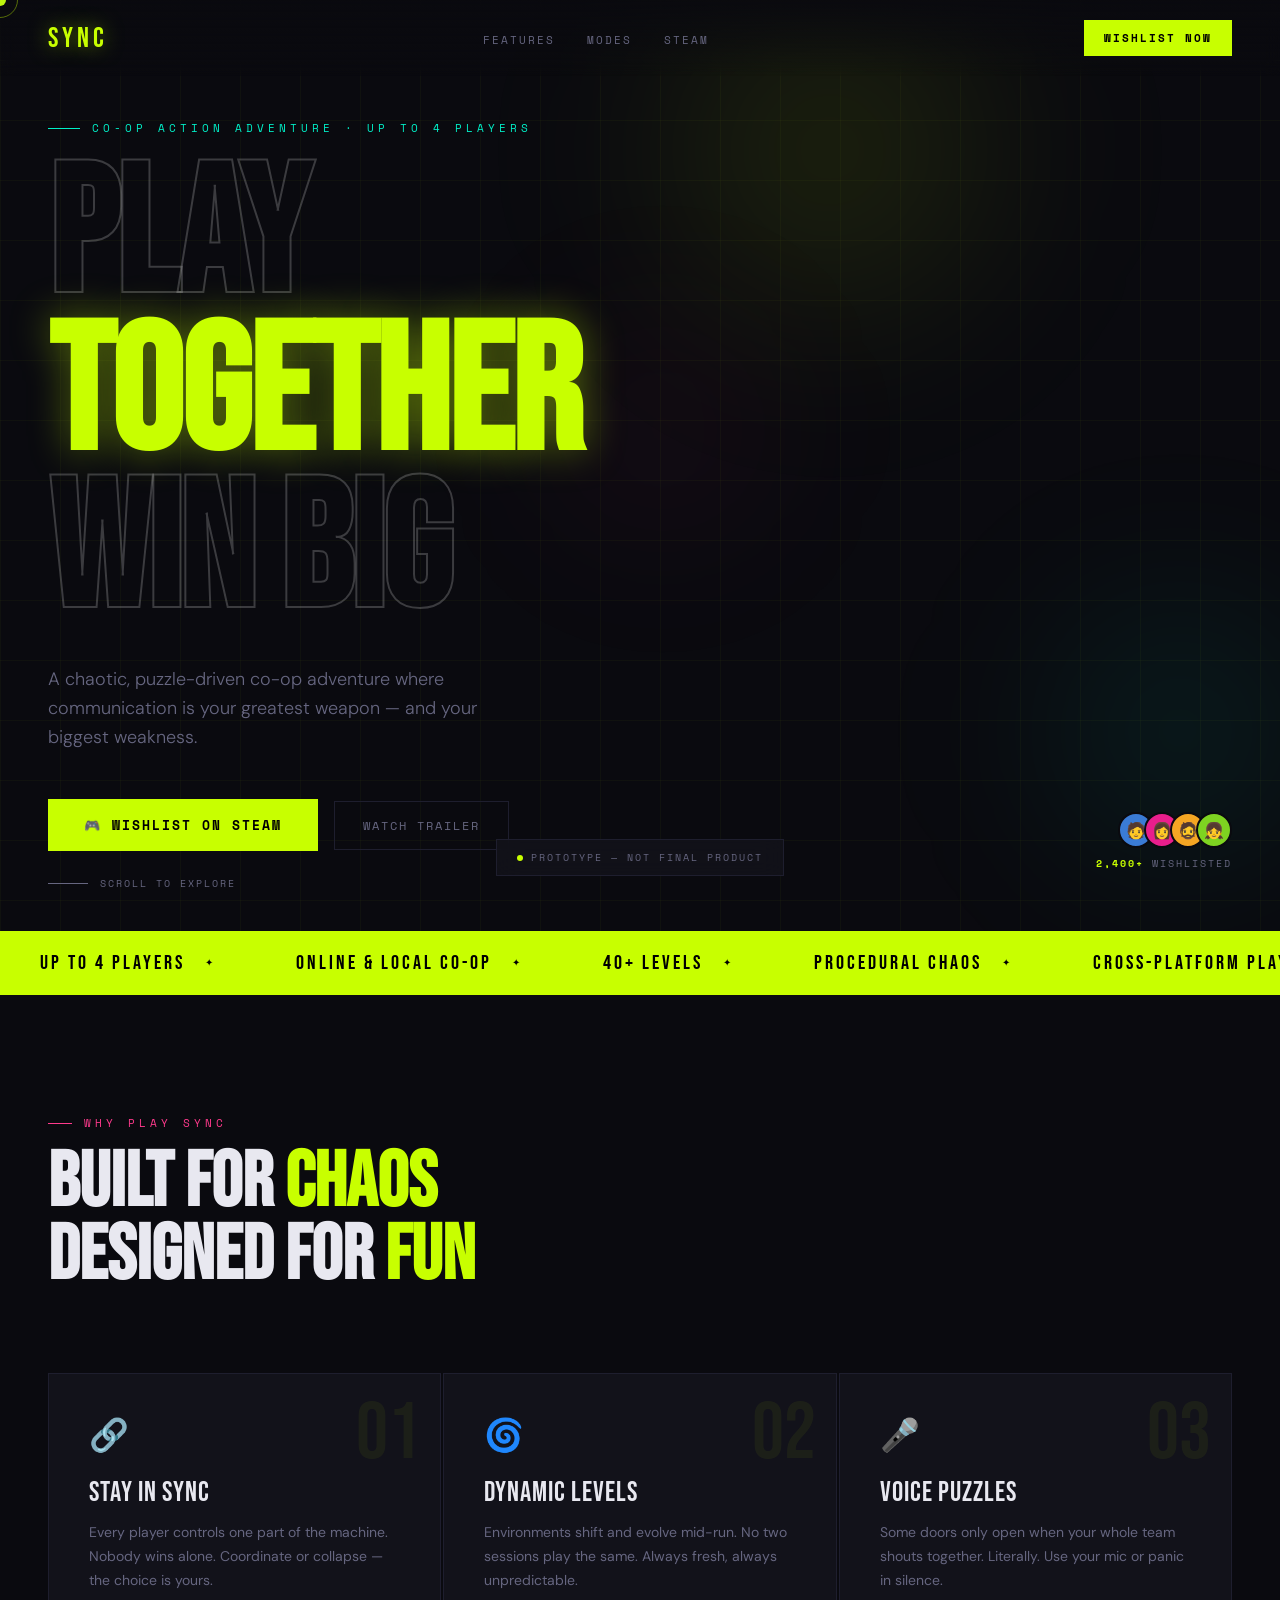
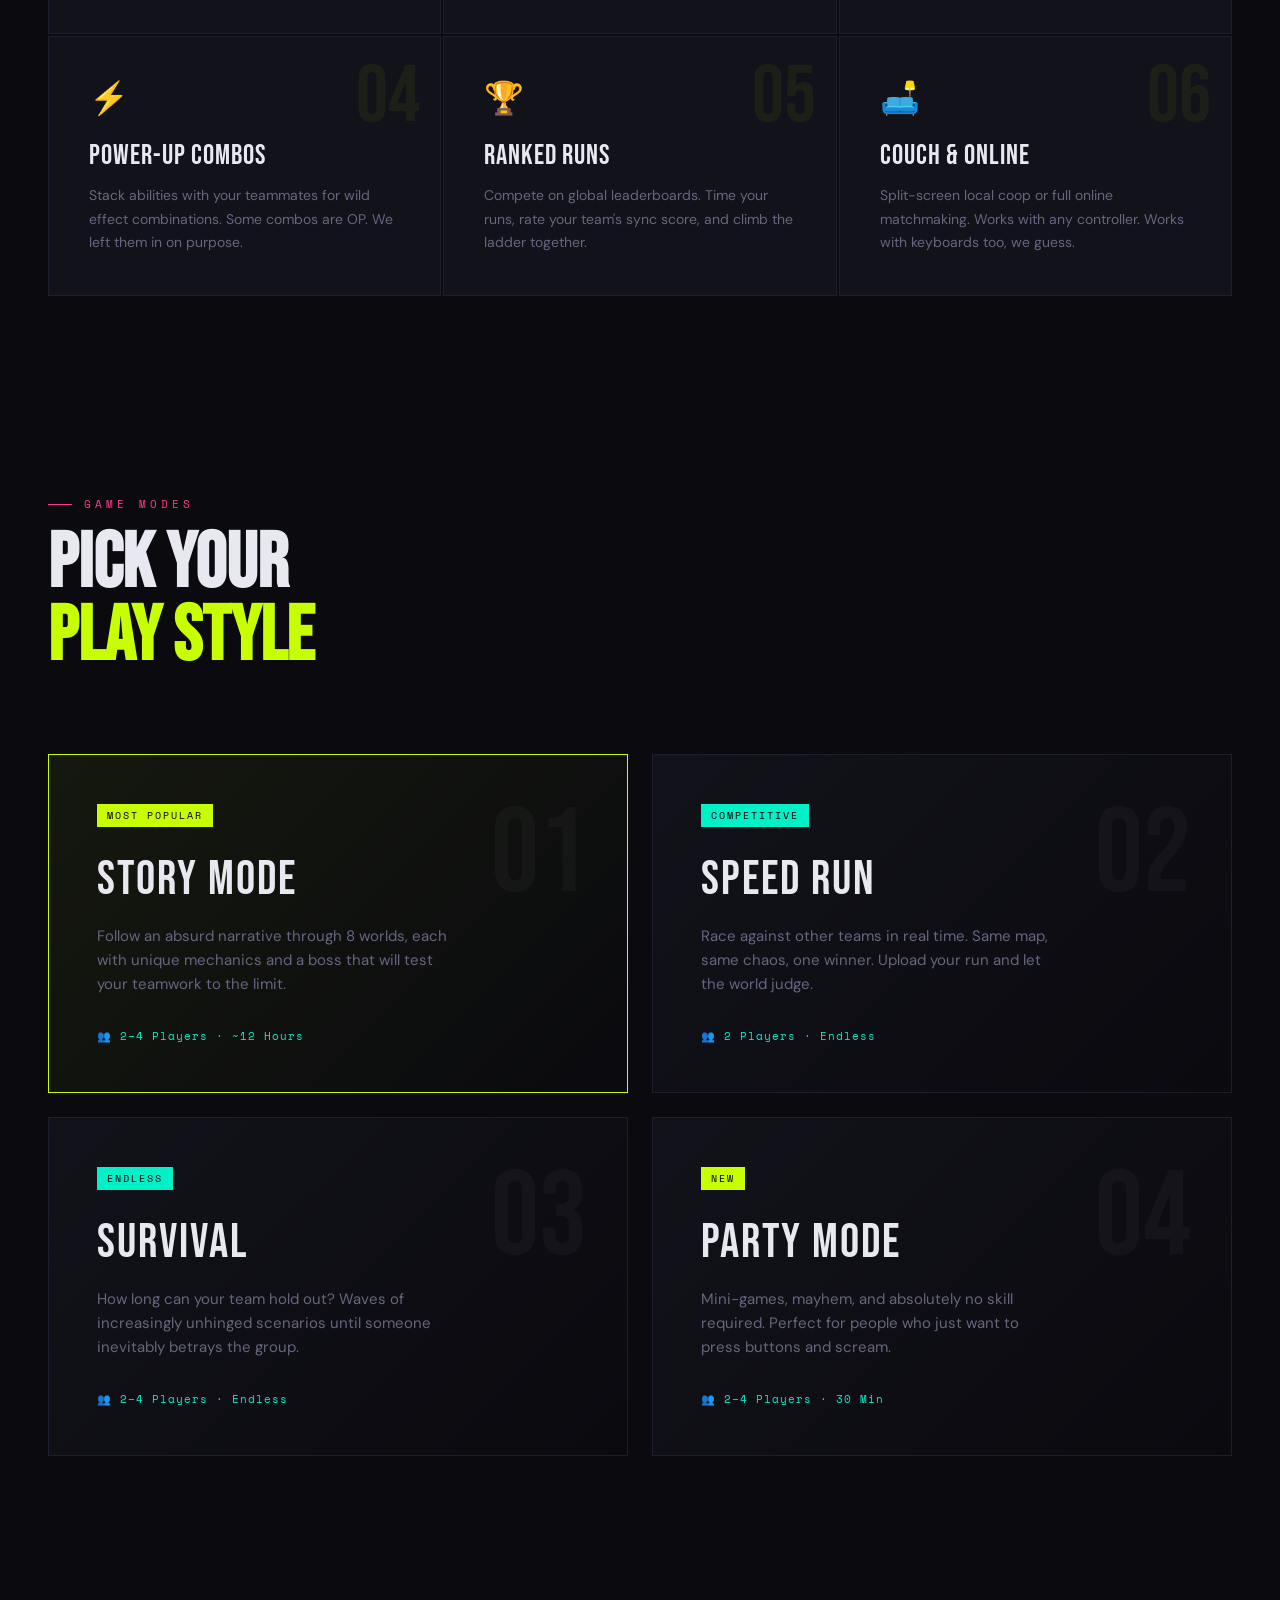
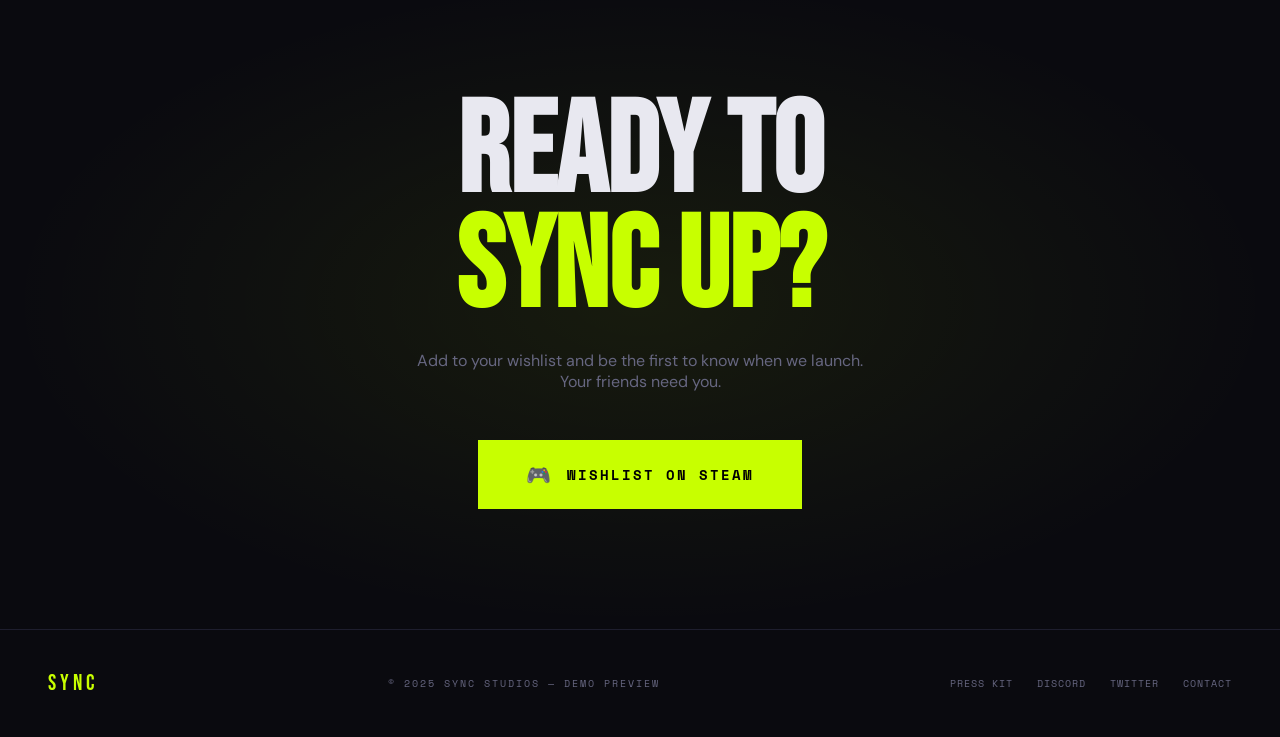
<file: Portfolio Website.html>
<!DOCTYPE html>
<html lang="en">
<head>
  <meta charset="UTF-8" />
  <meta name="viewport" content="width=device-width, initial-scale=1.0"/>
  <title>SYNC — Co-op Adventure</title>
  <link rel="preconnect" href="https://fonts.googleapis.com">
  <link href="https://fonts.googleapis.com/css2?family=Bebas+Neue&family=DM+Sans:wght@300;400;500;700&family=Space+Mono:wght@400;700&display=swap" rel="stylesheet">

  <style>
    *, *::before, *::after { margin: 0; padding: 0; box-sizing: border-box; }

    :root {
      --bg: #0a0a0f;
      --surface: #12121a;
      --border: #1e1e2e;
      --lime: #c8ff00;
      --teal: #00f0c8;
      --pink: #ff3a8c;
      --text: #e8e8f0;
      --muted: #666680;
    }

    html { scroll-behavior: smooth; }

    body {
      background: var(--bg);
      color: var(--text);
      font-family: 'DM Sans', sans-serif;
      overflow-x: hidden;
      cursor: none;
    }

    /* Custom Cursor */
    .cursor {
      position: fixed;
      width: 12px; height: 12px;
      background: var(--lime);
      border-radius: 50%;
      pointer-events: none;
      z-index: 9999;
      transform: translate(-50%, -50%);
      transition: transform 0.1s, width 0.2s, height 0.2s, background 0.2s;
      mix-blend-mode: difference;
    }
    .cursor-ring {
      position: fixed;
      width: 36px; height: 36px;
      border: 1.5px solid rgba(200,255,0,0.4);
      border-radius: 50%;
      pointer-events: none;
      z-index: 9998;
      transform: translate(-50%, -50%);
      transition: transform 0.15s ease-out, width 0.3s, height 0.3s;
    }

    /* NAV */
    nav {
      position: fixed; top: 0; left: 0; right: 0;
      z-index: 100;
      padding: 20px 48px;
      display: flex;
      align-items: center;
      justify-content: space-between;
      background: linear-gradient(to bottom, rgba(10,10,15,0.95), transparent);
      backdrop-filter: blur(8px);
    }
    .nav-logo {
      font-family: 'Bebas Neue', sans-serif;
      font-size: 28px;
      letter-spacing: 4px;
      color: var(--lime);
      text-shadow: 0 0 20px rgba(200,255,0,0.5);
    }
    .nav-links {
      display: flex; gap: 32px; list-style: none;
    }
    .nav-links a {
      font-family: 'Space Mono', monospace;
      font-size: 11px;
      letter-spacing: 2px;
      text-transform: uppercase;
      color: var(--muted);
      text-decoration: none;
      transition: color 0.2s;
    }
    .nav-links a:hover { color: var(--lime); }
    .nav-cta {
      background: var(--lime);
      color: #000;
      font-family: 'Space Mono', monospace;
      font-size: 11px;
      font-weight: 700;
      letter-spacing: 2px;
      text-transform: uppercase;
      border: none;
      padding: 10px 20px;
      cursor: none;
      transition: background 0.2s, transform 0.2s;
    }
    .nav-cta:hover { background: #fff; transform: translateY(-1px); }

    /* HERO */
    .hero {
      min-height: 100vh;
      display: flex;
      flex-direction: column;
      justify-content: center;
      align-items: flex-start;
      padding: 120px 48px 80px;
      position: relative;
      overflow: hidden;
    }

    /* Animated grid background */
    .grid-bg {
      position: absolute;
      inset: 0;
      background-image:
        linear-gradient(rgba(200,255,0,0.03) 1px, transparent 1px),
        linear-gradient(90deg, rgba(200,255,0,0.03) 1px, transparent 1px);
      background-size: 60px 60px;
      animation: gridMove 20s linear infinite;
    }
    @keyframes gridMove {
      0% { background-position: 0 0; }
      100% { background-position: 60px 60px; }
    }

    /* Glowing orbs */
    .orb {
      position: absolute;
      border-radius: 50%;
      filter: blur(80px);
      pointer-events: none;
    }
    .orb-1 {
      width: 500px; height: 500px;
      background: radial-gradient(circle, rgba(200,255,0,0.12), transparent 70%);
      top: -100px; right: 200px;
      animation: float1 8s ease-in-out infinite;
    }
    .orb-2 {
      width: 400px; height: 400px;
      background: radial-gradient(circle, rgba(0,240,200,0.1), transparent 70%);
      bottom: 0; right: -100px;
      animation: float2 10s ease-in-out infinite;
    }
    .orb-3 {
      width: 300px; height: 300px;
      background: radial-gradient(circle, rgba(255,58,140,0.08), transparent 70%);
      top: 30%; left: 40%;
      animation: float1 12s ease-in-out infinite reverse;
    }
    @keyframes float1 {
      0%, 100% { transform: translateY(0px) translateX(0px); }
      33% { transform: translateY(-30px) translateX(20px); }
      66% { transform: translateY(20px) translateX(-15px); }
    }
    @keyframes float2 {
      0%, 100% { transform: translateY(0px); }
      50% { transform: translateY(-40px); }
    }

    .hero-label {
      font-family: 'Space Mono', monospace;
      font-size: 11px;
      letter-spacing: 4px;
      text-transform: uppercase;
      color: var(--teal);
      margin-bottom: 24px;
      position: relative;
      display: flex;
      align-items: center;
      gap: 12px;
      opacity: 0;
      animation: fadeUp 0.8s forwards 0.2s;
    }
    .hero-label::before {
      content: '';
      display: block;
      width: 32px; height: 1px;
      background: var(--teal);
    }

    .hero-title {
      font-family: 'Bebas Neue', sans-serif;
      font-size: clamp(80px, 14vw, 200px);
      line-height: 0.88;
      letter-spacing: -2px;
      position: relative;
      opacity: 0;
      animation: fadeUp 0.8s forwards 0.4s;
    }
    .hero-title span.accent {
      color: var(--lime);
      display: block;
      -webkit-text-stroke: 0px;
      text-shadow: 0 0 40px rgba(200,255,0,0.4);
    }
    .hero-title span.outline {
      -webkit-text-stroke: 2px rgba(255,255,255,0.2);
      color: transparent;
      display: block;
    }

    .hero-sub {
      margin-top: 32px;
      font-size: 18px;
      color: var(--muted);
      max-width: 480px;
      line-height: 1.6;
      font-weight: 300;
      opacity: 0;
      animation: fadeUp 0.8s forwards 0.6s;
    }

    .hero-buttons {
      margin-top: 48px;
      display: flex;
      gap: 16px;
      align-items: center;
      opacity: 0;
      animation: fadeUp 0.8s forwards 0.8s;
    }
    .btn-primary {
      background: var(--lime);
      color: #000;
      font-family: 'Space Mono', monospace;
      font-size: 13px;
      font-weight: 700;
      letter-spacing: 2px;
      text-transform: uppercase;
      border: none;
      padding: 16px 36px;
      cursor: none;
      position: relative;
      overflow: hidden;
      transition: transform 0.2s;
    }
    .btn-primary::before {
      content: '';
      position: absolute;
      inset: 0;
      background: #fff;
      transform: translateX(-100%);
      transition: transform 0.3s;
    }
    .btn-primary:hover::before { transform: translateX(0); }
    .btn-primary span { position: relative; z-index: 1; }
    .btn-primary:hover { transform: translateY(-2px); }

    .btn-secondary {
      font-family: 'Space Mono', monospace;
      font-size: 12px;
      letter-spacing: 2px;
      text-transform: uppercase;
      color: var(--muted);
      background: none;
      border: 1px solid var(--border);
      padding: 15px 28px;
      cursor: none;
      transition: color 0.2s, border-color 0.2s, transform 0.2s;
    }
    .btn-secondary:hover { color: var(--text); border-color: var(--muted); transform: translateY(-2px); }

    /* Player count badge */
    .player-badge {
      position: absolute;
      bottom: 60px; right: 48px;
      display: flex;
      flex-direction: column;
      align-items: flex-end;
      gap: 8px;
      opacity: 0;
      animation: fadeUp 0.8s forwards 1s;
    }
    .player-avatars {
      display: flex;
    }
    .avatar {
      width: 36px; height: 36px;
      border-radius: 50%;
      border: 2px solid var(--bg);
      margin-left: -10px;
      display: flex;
      align-items: center;
      justify-content: center;
      font-size: 16px;
    }
    .avatar:first-child { margin-left: 0; }
    .a1 { background: #3a7bd5; }
    .a2 { background: #e91e8c; }
    .a3 { background: #f5a623; }
    .a4 { background: #7ed321; }
    .player-text {
      font-family: 'Space Mono', monospace;
      font-size: 10px;
      letter-spacing: 2px;
      color: var(--muted);
      text-transform: uppercase;
    }
    .player-text strong { color: var(--lime); }

    /* Scroll indicator */
    .scroll-hint {
      position: absolute;
      bottom: 40px;
      left: 48px;
      display: flex;
      align-items: center;
      gap: 12px;
      font-family: 'Space Mono', monospace;
      font-size: 10px;
      letter-spacing: 2px;
      color: var(--muted);
      text-transform: uppercase;
      opacity: 0;
      animation: fadeUp 0.8s forwards 1.2s;
    }
    .scroll-line {
      width: 40px; height: 1px;
      background: var(--muted);
      position: relative;
      overflow: hidden;
    }
    .scroll-line::after {
      content: '';
      position: absolute;
      left: -100%;
      top: 0;
      width: 100%;
      height: 100%;
      background: var(--lime);
      animation: scrollLine 2s ease-in-out infinite;
    }
    @keyframes scrollLine {
      0% { left: -100%; }
      100% { left: 100%; }
    }

    @keyframes fadeUp {
      from { opacity: 0; transform: translateY(24px); }
      to { opacity: 1; transform: translateY(0); }
    }

    /* FEATURES */
    .features {
      padding: 120px 48px;
      position: relative;
    }
    .section-label {
      font-family: 'Space Mono', monospace;
      font-size: 11px;
      letter-spacing: 4px;
      text-transform: uppercase;
      color: var(--pink);
      margin-bottom: 16px;
      display: flex;
      align-items: center;
      gap: 12px;
    }
    .section-label::before {
      content: '';
      display: block;
      width: 24px; height: 1px;
      background: var(--pink);
    }
    .section-title {
      font-family: 'Bebas Neue', sans-serif;
      font-size: clamp(40px, 6vw, 80px);
      line-height: 0.95;
      margin-bottom: 80px;
    }
    .section-title em {
      font-style: normal;
      color: var(--lime);
    }

    .features-grid {
      display: grid;
      grid-template-columns: repeat(3, 1fr);
      gap: 2px;
    }
    .feature-card {
      background: var(--surface);
      padding: 40px;
      position: relative;
      overflow: hidden;
      transition: background 0.3s;
      border: 1px solid var(--border);
    }
    .feature-card:hover { background: #16161f; }
    .feature-card::after {
      content: '';
      position: absolute;
      bottom: 0; left: 0;
      width: 0; height: 2px;
      background: var(--lime);
      transition: width 0.4s ease;
    }
    .feature-card:hover::after { width: 100%; }

    .feature-num {
      font-family: 'Bebas Neue', sans-serif;
      font-size: 80px;
      color: rgba(200,255,0,0.06);
      line-height: 1;
      position: absolute;
      top: 20px; right: 20px;
    }
    .feature-icon {
      font-size: 32px;
      margin-bottom: 20px;
      display: block;
    }
    .feature-title {
      font-family: 'Bebas Neue', sans-serif;
      font-size: 28px;
      letter-spacing: 1px;
      margin-bottom: 12px;
      color: var(--text);
    }
    .feature-desc {
      font-size: 14px;
      color: var(--muted);
      line-height: 1.7;
    }

    /* MODES */
    .modes {
      padding: 80px 48px 120px;
    }
    .modes-grid {
      display: grid;
      grid-template-columns: 1fr 1fr;
      gap: 24px;
      margin-top: 60px;
    }
    .mode-card {
      border: 1px solid var(--border);
      padding: 48px;
      position: relative;
      overflow: hidden;
      transition: border-color 0.3s, transform 0.3s;
      background: linear-gradient(135deg, var(--surface), var(--bg));
    }
    .mode-card:hover {
      border-color: var(--lime);
      transform: translateY(-4px);
    }
    .mode-card.featured {
      border-color: var(--lime);
      background: linear-gradient(135deg, rgba(200,255,0,0.06), var(--bg));
    }
    .mode-tag {
      display: inline-block;
      font-family: 'Space Mono', monospace;
      font-size: 10px;
      letter-spacing: 2px;
      text-transform: uppercase;
      padding: 4px 10px;
      background: var(--lime);
      color: #000;
      margin-bottom: 24px;
    }
    .mode-tag.alt { background: var(--teal); }
    .mode-num {
      position: absolute;
      top: 40px; right: 40px;
      font-family: 'Bebas Neue', sans-serif;
      font-size: 120px;
      color: rgba(255,255,255,0.03);
      line-height: 1;
    }
    .mode-title {
      font-family: 'Bebas Neue', sans-serif;
      font-size: 48px;
      letter-spacing: 2px;
      margin-bottom: 16px;
    }
    .mode-desc {
      font-size: 15px;
      color: var(--muted);
      line-height: 1.6;
      max-width: 360px;
    }
    .mode-players {
      margin-top: 32px;
      display: flex;
      align-items: center;
      gap: 8px;
      font-family: 'Space Mono', monospace;
      font-size: 11px;
      color: var(--teal);
      letter-spacing: 1px;
    }

    /* TICKER */
    .ticker {
      padding: 20px 0;
      background: var(--lime);
      overflow: hidden;
      position: relative;
    }
    .ticker-track {
      display: flex;
      gap: 0;
      animation: tick 20s linear infinite;
      white-space: nowrap;
    }
    .ticker-item {
      font-family: 'Bebas Neue', sans-serif;
      font-size: 20px;
      letter-spacing: 3px;
      color: #000;
      padding: 0 40px;
      display: flex;
      align-items: center;
      gap: 20px;
    }
    .ticker-item::after {
      content: '✦';
      font-size: 10px;
    }
    @keyframes tick {
      0% { transform: translateX(0); }
      100% { transform: translateX(-50%); }
    }

    /* STEAM CTA */
    .steam-cta {
      padding: 120px 48px;
      text-align: center;
      position: relative;
      overflow: hidden;
    }
    .steam-cta::before {
      content: '';
      position: absolute;
      inset: 0;
      background: radial-gradient(ellipse at center, rgba(200,255,0,0.07) 0%, transparent 70%);
    }
    .cta-title {
      font-family: 'Bebas Neue', sans-serif;
      font-size: clamp(60px, 10vw, 130px);
      line-height: 0.9;
      position: relative;
    }
    .cta-title span { color: var(--lime); }
    .cta-sub {
      font-size: 16px;
      color: var(--muted);
      margin: 24px auto 48px;
      max-width: 480px;
      position: relative;
    }
    .steam-btn {
      display: inline-flex;
      align-items: center;
      gap: 14px;
      background: var(--lime);
      color: #000;
      font-family: 'Space Mono', monospace;
      font-size: 14px;
      font-weight: 700;
      letter-spacing: 2px;
      text-transform: uppercase;
      border: none;
      padding: 20px 48px;
      cursor: none;
      position: relative;
      z-index: 1;
      transition: transform 0.2s, background 0.2s;
    }
    .steam-btn:hover { transform: scale(1.04); background: #fff; }
    .steam-icon { font-size: 20px; }

    /* FOOTER */
    footer {
      padding: 40px 48px;
      border-top: 1px solid var(--border);
      display: flex;
      align-items: center;
      justify-content: space-between;
    }
    .footer-logo {
      font-family: 'Bebas Neue', sans-serif;
      font-size: 22px;
      letter-spacing: 4px;
      color: var(--lime);
    }
    .footer-text {
      font-family: 'Space Mono', monospace;
      font-size: 10px;
      letter-spacing: 2px;
      color: var(--muted);
      text-transform: uppercase;
    }
    .footer-links {
      display: flex;
      gap: 24px;
    }
    .footer-links a {
      font-family: 'Space Mono', monospace;
      font-size: 10px;
      letter-spacing: 1px;
      color: var(--muted);
      text-decoration: none;
      text-transform: uppercase;
      transition: color 0.2s;
    }
    .footer-links a:hover { color: var(--lime); }

    /* Demo badge */
    .demo-badge {
      position: fixed;
      bottom: 24px;
      left: 50%;
      transform: translateX(-50%);
      background: rgba(18,18,26,0.9);
      border: 1px solid var(--border);
      backdrop-filter: blur(12px);
      padding: 10px 20px;
      font-family: 'Space Mono', monospace;
      font-size: 10px;
      letter-spacing: 2px;
      color: var(--muted);
      text-transform: uppercase;
      z-index: 200;
      display: flex;
      align-items: center;
      gap: 8px;
    }
    .demo-dot {
      width: 6px; height: 6px;
      border-radius: 50%;
      background: var(--lime);
      animation: pulse 1.5s ease-in-out infinite;
    }
    @keyframes pulse {
      0%, 100% { opacity: 1; transform: scale(1); }
      50% { opacity: 0.4; transform: scale(0.7); }
    }

    /* Responsive */
    @media (max-width: 900px) {
      nav { padding: 16px 24px; }
      .nav-links { display: none; }
      .hero { padding: 100px 24px 80px; }
      .features, .modes { padding: 80px 24px; }
      .steam-cta { padding: 80px 24px; }
      footer { padding: 32px 24px; flex-direction: column; gap: 16px; text-align: center; }
      .features-grid { grid-template-columns: 1fr; }
      .modes-grid { grid-template-columns: 1fr; }
      .player-badge { display: none; }
    }
  </style>
</head>
<body>

  <div class="cursor" id="cursor"></div>
  <div class="cursor-ring" id="cursorRing"></div>

  <!-- NAV -->
  <nav>
    <div class="nav-logo">SYNC</div>
    <ul class="nav-links">
      <li><a href="#features">Features</a></li>
      <li><a href="#modes">Modes</a></li>
      <li><a href="#steam">Steam</a></li>
    </ul>
    <button class="nav-cta">Wishlist Now</button>
  </nav>

  <!-- HERO -->
  <section class="hero">
    <div class="grid-bg"></div>
    <div class="orb orb-1"></div>
    <div class="orb orb-2"></div>
    <div class="orb orb-3"></div>

    <div class="hero-label">Co-op Action Adventure · Up to 4 Players</div>

    <h1 class="hero-title">
      <span class="outline">PLAY</span>
      <span class="accent">TOGETHER</span>
      <span class="outline">WIN BIG</span>
    </h1>

    <p class="hero-sub">
      A chaotic, puzzle-driven co-op adventure where communication is your greatest weapon — and your biggest weakness.
    </p>

    <div class="hero-buttons">
      <button class="btn-primary"><span>🎮 Wishlist on Steam</span></button>
      <button class="btn-secondary">Watch Trailer</button>
    </div>

    <div class="player-badge">
      <div class="player-avatars">
        <div class="avatar a1">🧑</div>
        <div class="avatar a2">👩</div>
        <div class="avatar a3">🧔</div>
        <div class="avatar a4">👧</div>
      </div>
      <div class="player-text"><strong>2,400+</strong> wishlisted</div>
    </div>

    <div class="scroll-hint">
      <div class="scroll-line"></div>
      Scroll to explore
    </div>
  </section>

  <!-- TICKER -->
  <div class="ticker">
    <div class="ticker-track" id="ticker">
      <div class="ticker-item">Up to 4 Players</div>
      <div class="ticker-item">Online &amp; Local Co-op</div>
      <div class="ticker-item">40+ Levels</div>
      <div class="ticker-item">Procedural Chaos</div>
      <div class="ticker-item">Cross-Platform Play</div>
      <div class="ticker-item">Controller Support</div>
      <div class="ticker-item">Coming Soon on Steam</div>
      <div class="ticker-item">Up to 4 Players</div>
      <div class="ticker-item">Online &amp; Local Co-op</div>
      <div class="ticker-item">40+ Levels</div>
      <div class="ticker-item">Procedural Chaos</div>
      <div class="ticker-item">Cross-Platform Play</div>
      <div class="ticker-item">Controller Support</div>
      <div class="ticker-item">Coming Soon on Steam</div>
    </div>
  </div>

  <!-- FEATURES -->
  <section class="features" id="features">
    <div class="section-label">Why play SYNC</div>
    <h2 class="section-title">Built for <em>chaos</em><br>designed for <em>fun</em></h2>
    <div class="features-grid">
      <div class="feature-card">
        <span class="feature-num">01</span>
        <span class="feature-icon">🔗</span>
        <div class="feature-title">Stay in Sync</div>
        <p class="feature-desc">Every player controls one part of the machine. Nobody wins alone. Coordinate or collapse — the choice is yours.</p>
      </div>
      <div class="feature-card">
        <span class="feature-num">02</span>
        <span class="feature-icon">🌀</span>
        <div class="feature-title">Dynamic Levels</div>
        <p class="feature-desc">Environments shift and evolve mid-run. No two sessions play the same. Always fresh, always unpredictable.</p>
      </div>
      <div class="feature-card">
        <span class="feature-num">03</span>
        <span class="feature-icon">🎤</span>
        <div class="feature-title">Voice Puzzles</div>
        <p class="feature-desc">Some doors only open when your whole team shouts together. Literally. Use your mic or panic in silence.</p>
      </div>
      <div class="feature-card">
        <span class="feature-num">04</span>
        <span class="feature-icon">⚡</span>
        <div class="feature-title">Power-Up Combos</div>
        <p class="feature-desc">Stack abilities with your teammates for wild effect combinations. Some combos are OP. We left them in on purpose.</p>
      </div>
      <div class="feature-card">
        <span class="feature-num">05</span>
        <span class="feature-icon">🏆</span>
        <div class="feature-title">Ranked Runs</div>
        <p class="feature-desc">Compete on global leaderboards. Time your runs, rate your team's sync score, and climb the ladder together.</p>
      </div>
      <div class="feature-card">
        <span class="feature-num">06</span>
        <span class="feature-icon">🛋️</span>
        <div class="feature-title">Couch &amp; Online</div>
        <p class="feature-desc">Split-screen local coop or full online matchmaking. Works with any controller. Works with keyboards too, we guess.</p>
      </div>
    </div>
  </section>

  <!-- MODES -->
  <section class="modes" id="modes">
    <div class="section-label">Game Modes</div>
    <h2 class="section-title">Pick your<br><em>play style</em></h2>
    <div class="modes-grid">
      <div class="mode-card featured">
        <div class="mode-tag">Most Popular</div>
        <div class="mode-num">01</div>
        <div class="mode-title">Story Mode</div>
        <p class="mode-desc">Follow an absurd narrative through 8 worlds, each with unique mechanics and a boss that will test your teamwork to the limit.</p>
        <div class="mode-players">👥 2–4 Players · ~12 Hours</div>
      </div>
      <div class="mode-card">
        <div class="mode-tag alt">Competitive</div>
        <div class="mode-num">02</div>
        <div class="mode-title">Speed Run</div>
        <p class="mode-desc">Race against other teams in real time. Same map, same chaos, one winner. Upload your run and let the world judge.</p>
        <div class="mode-players">👥 2 Players · Endless</div>
      </div>
      <div class="mode-card">
        <div class="mode-tag alt">Endless</div>
        <div class="mode-num">03</div>
        <div class="mode-title">Survival</div>
        <p class="mode-desc">How long can your team hold out? Waves of increasingly unhinged scenarios until someone inevitably betrays the group.</p>
        <div class="mode-players">👥 2–4 Players · Endless</div>
      </div>
      <div class="mode-card">
        <div class="mode-tag">New</div>
        <div class="mode-num">04</div>
        <div class="mode-title">Party Mode</div>
        <p class="mode-desc">Mini-games, mayhem, and absolutely no skill required. Perfect for people who just want to press buttons and scream.</p>
        <div class="mode-players">👥 2–4 Players · 30 Min</div>
      </div>
    </div>
  </section>

  <!-- STEAM CTA -->
  <section class="steam-cta" id="steam">
    <h2 class="cta-title">Ready to<br><span>SYNC UP?</span></h2>
    <p class="cta-sub">Add to your wishlist and be the first to know when we launch. Your friends need you.</p>
    <button class="steam-btn">
      <span class="steam-icon">🎮</span>
      Wishlist on Steam
    </button>
  </section>

  <!-- FOOTER -->
  <footer>
    <div class="footer-logo">SYNC</div>
    <div class="footer-text">© 2025 Sync Studios — Demo Preview</div>
    <div class="footer-links">
      <a href="#">Press Kit</a>
      <a href="#">Discord</a>
      <a href="#">Twitter</a>
      <a href="#">Contact</a>
    </div>
  </footer>

  <!-- Demo badge -->
  <div class="demo-badge">
    <div class="demo-dot"></div>
    Prototype — Not final product
  </div>

  <script>
    // Custom cursor
    const cursor = document.getElementById('cursor');
    const ring = document.getElementById('cursorRing');
    let mx = 0, my = 0, rx = 0, ry = 0;

    document.addEventListener('mousemove', e => {
      mx = e.clientX; my = e.clientY;
      cursor.style.left = mx + 'px';
      cursor.style.top = my + 'px';
    });

    (function animRing() {
      rx += (mx - rx) * 0.12;
      ry += (my - ry) * 0.12;
      ring.style.left = rx + 'px';
      ring.style.top = ry + 'px';
      requestAnimationFrame(animRing);
    })();

    document.querySelectorAll('button, a, .feature-card, .mode-card').forEach(el => {
      el.addEventListener('mouseenter', () => {
        cursor.style.width = '20px';
        cursor.style.height = '20px';
        cursor.style.background = '#fff';
      });
      el.addEventListener('mouseleave', () => {
        cursor.style.width = '12px';
        cursor.style.height = '12px';
        cursor.style.background = 'var(--lime)';
      });
    });

    // Scroll reveal
    const observer = new IntersectionObserver((entries) => {
      entries.forEach(e => {
        if (e.isIntersecting) {
          e.target.style.opacity = '1';
          e.target.style.transform = 'translateY(0)';
        }
      });
    }, { threshold: 0.1 });

    document.querySelectorAll('.feature-card, .mode-card').forEach((el, i) => {
      el.style.opacity = '0';
      el.style.transform = 'translateY(32px)';
      el.style.transition = `opacity 0.6s ${i * 0.08}s, transform 0.6s ${i * 0.08}s`;
      observer.observe(el);
    });
  </script>
</body>
</html>
</file>
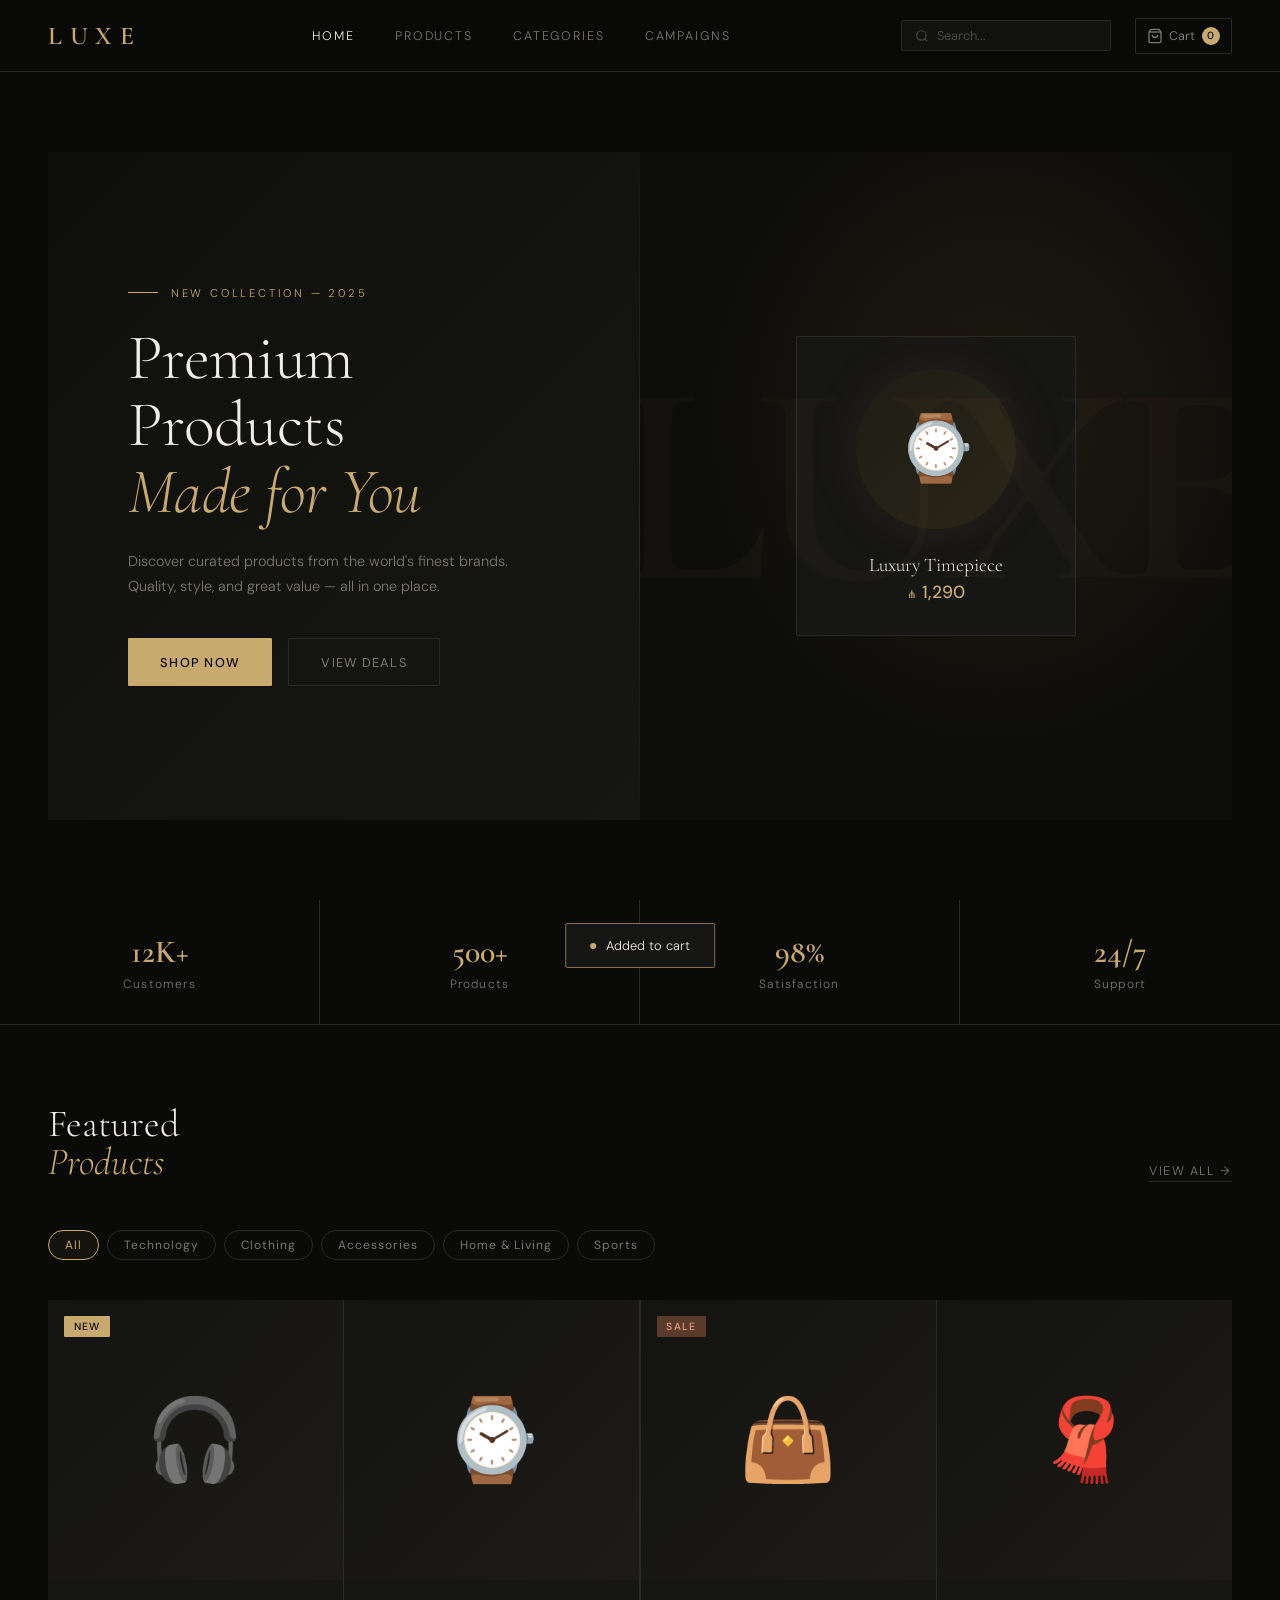
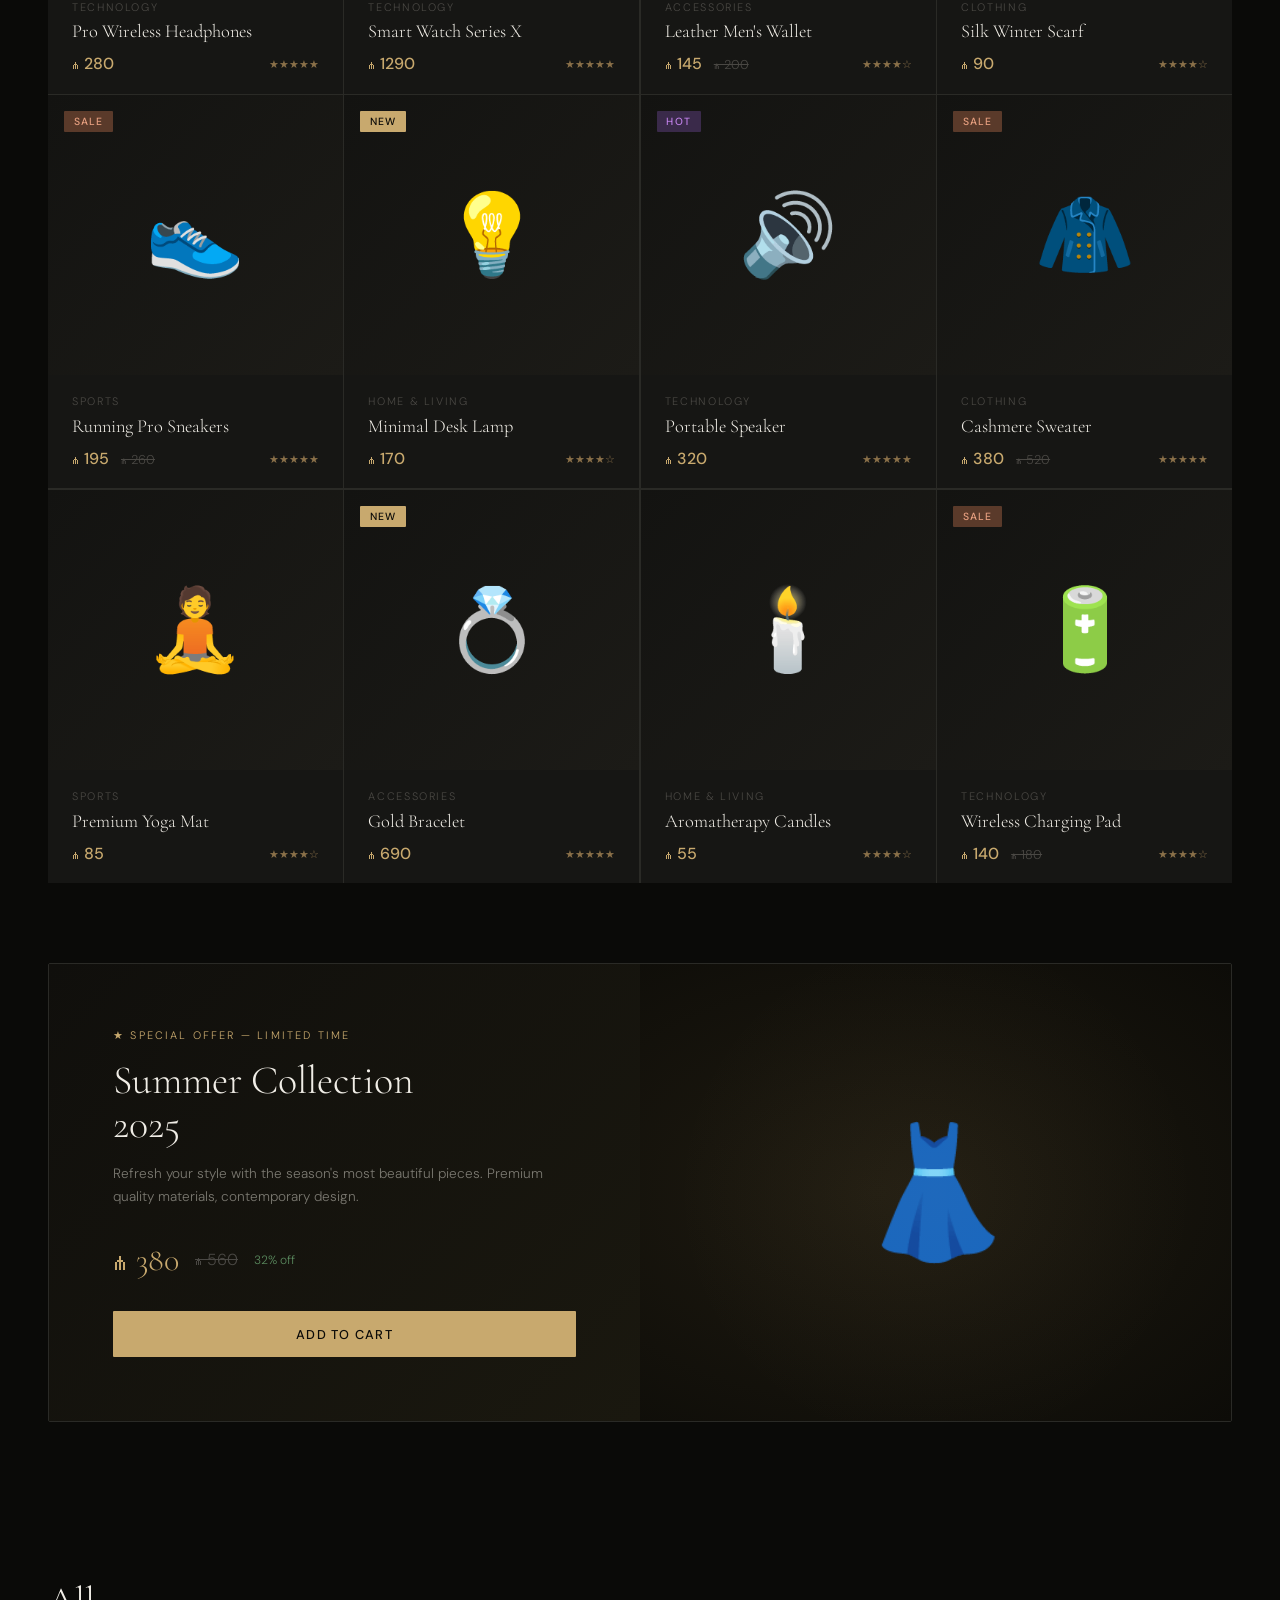
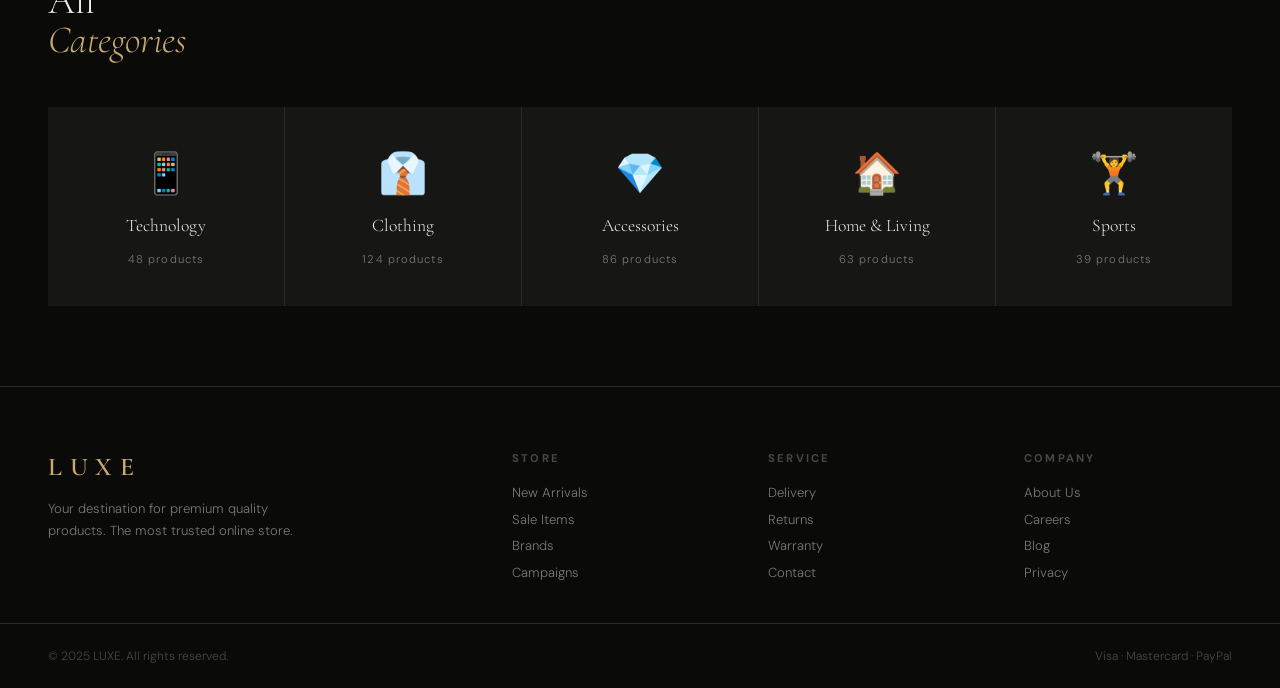
<file: shop.html>
<!DOCTYPE html>
<html lang="en">
<head>
<meta charset="UTF-8">
<meta name="viewport" content="width=device-width, initial-scale=1.0">
<title>LUXE — Premium Store</title>
<link href="https://fonts.googleapis.com/css2?family=Cormorant+Garamond:wght@300;400;600&family=DM+Sans:wght@300;400;500&display=swap" rel="stylesheet">
<style>
  :root {
    --bg: #0a0a08;
    --surface: #111110;
    --card: #161614;
    --border: #2a2a26;
    --accent: #c8a96e;
    --accent-dim: #8a7049;
    --text: #f0ede6;
    --text-muted: #7a7870;
    --text-dim: #4a4844;
    --green: #5a8a5e;
    --red: #8a4a4a;
  }

  *, *::before, *::after { box-sizing: border-box; margin: 0; padding: 0; }

  body {
    background: var(--bg);
    color: var(--text);
    font-family: 'DM Sans', sans-serif;
    font-weight: 300;
    min-height: 100vh;
    overflow-x: hidden;
  }

  /* HEADER */
  header {
    position: fixed; top: 0; left: 0; right: 0; z-index: 100;
    display: flex; align-items: center; justify-content: space-between;
    padding: 0 3rem;
    height: 72px;
    background: rgba(10,10,8,0.85);
    backdrop-filter: blur(20px);
    border-bottom: 1px solid var(--border);
  }

  .logo {
    font-family: 'Cormorant Garamond', serif;
    font-size: 1.6rem;
    font-weight: 600;
    letter-spacing: 0.3em;
    color: var(--accent);
    text-decoration: none;
  }

  nav { display: flex; gap: 2.5rem; }
  nav a {
    color: var(--text-muted);
    text-decoration: none;
    font-size: 0.78rem;
    letter-spacing: 0.15em;
    text-transform: uppercase;
    transition: color 0.2s;
    cursor: pointer;
  }
  nav a:hover, nav a.active { color: var(--text); }

  .header-right { display: flex; align-items: center; gap: 1.5rem; }

  .search-wrap {
    display: flex; align-items: center; gap: 0.5rem;
    background: var(--surface);
    border: 1px solid var(--border);
    border-radius: 2px;
    padding: 0.4rem 0.8rem;
    transition: border-color 0.2s;
  }
  .search-wrap:focus-within { border-color: var(--accent-dim); }
  .search-wrap input {
    background: none; border: none; outline: none;
    color: var(--text); font-family: 'DM Sans', sans-serif;
    font-size: 0.8rem; width: 160px;
  }
  .search-wrap input::placeholder { color: var(--text-dim); }
  .search-wrap svg { color: var(--text-dim); flex-shrink: 0; }

  .cart-btn {
    position: relative; background: none; border: 1px solid var(--border);
    color: var(--text-muted); cursor: pointer; padding: 0.5rem 0.7rem;
    border-radius: 2px; display: flex; align-items: center; gap: 0.4rem;
    font-family: 'DM Sans', sans-serif; font-size: 0.78rem;
    transition: all 0.2s;
  }
  .cart-btn:hover { border-color: var(--accent); color: var(--accent); }
  .cart-count {
    background: var(--accent); color: #0a0a08;
    font-size: 0.65rem; font-weight: 500;
    width: 18px; height: 18px; border-radius: 50%;
    display: flex; align-items: center; justify-content: center;
  }

  /* HERO */
  .hero {
    margin-top: 72px;
    height: calc(100vh - 72px);
    display: grid; grid-template-columns: 1fr 1fr;
    position: relative; overflow: hidden;
  }

  .hero-left {
    display: flex; flex-direction: column; justify-content: center;
    padding: 6rem 5rem;
    background: linear-gradient(135deg, #0f0f0d 0%, #161612 100%);
    position: relative;
  }
  .hero-left::after {
    content: '';
    position: absolute; right: 0; top: 0; bottom: 0; width: 1px;
    background: linear-gradient(to bottom, transparent, var(--border), transparent);
  }

  .hero-tag {
    font-size: 0.7rem; letter-spacing: 0.25em; text-transform: uppercase;
    color: var(--accent); margin-bottom: 1.5rem;
    display: flex; align-items: center; gap: 0.8rem;
  }
  .hero-tag::before {
    content: ''; width: 30px; height: 1px; background: var(--accent);
  }

  .hero-title {
    font-family: 'Cormorant Garamond', serif;
    font-size: clamp(3rem, 5vw, 5rem);
    font-weight: 300; line-height: 1.05;
    letter-spacing: -0.01em;
    margin-bottom: 1.5rem;
  }
  .hero-title span { color: var(--accent); font-style: italic; }

  .hero-sub {
    color: var(--text-muted); font-size: 0.9rem; line-height: 1.7;
    max-width: 380px; margin-bottom: 2.5rem;
  }

  .hero-btns { display: flex; gap: 1rem; flex-wrap: wrap; }

  .btn-primary {
    background: var(--accent); color: #0a0a08;
    border: none; padding: 0.9rem 2rem;
    font-family: 'DM Sans', sans-serif; font-size: 0.8rem;
    letter-spacing: 0.1em; text-transform: uppercase;
    cursor: pointer; transition: all 0.2s; border-radius: 1px;
    font-weight: 500;
  }
  .btn-primary:hover { background: #d4b878; transform: translateY(-1px); }

  .btn-outline {
    background: none; color: var(--text-muted);
    border: 1px solid var(--border); padding: 0.9rem 2rem;
    font-family: 'DM Sans', sans-serif; font-size: 0.8rem;
    letter-spacing: 0.1em; text-transform: uppercase;
    cursor: pointer; transition: all 0.2s; border-radius: 1px;
  }
  .btn-outline:hover { border-color: var(--text-muted); color: var(--text); }

  .hero-right {
    position: relative;
    background: var(--surface);
    display: flex; align-items: center; justify-content: center;
    overflow: hidden;
  }

  .hero-visual {
    width: 100%; height: 100%;
    background: radial-gradient(ellipse at 60% 40%, #1e1a10 0%, #0d0d0b 60%);
    display: flex; align-items: center; justify-content: center;
    position: relative;
  }

  .hero-product-card {
    width: 280px; padding: 2rem;
    background: var(--card);
    border: 1px solid var(--border);
    border-radius: 2px;
    text-align: center;
    animation: floatCard 6s ease-in-out infinite;
  }
  @keyframes floatCard {
    0%, 100% { transform: translateY(0); }
    50% { transform: translateY(-12px); }
  }

  .hero-product-img {
    width: 160px; height: 160px; margin: 0 auto 1.5rem;
    background: linear-gradient(135deg, #1e1c14, #2a2618);
    border-radius: 50%; display: flex; align-items: center; justify-content: center;
    font-size: 4rem;
    box-shadow: 0 0 60px rgba(200,169,110,0.08);
  }

  .hero-product-name {
    font-family: 'Cormorant Garamond', serif; font-size: 1.2rem;
    margin-bottom: 0.3rem; color: var(--text);
  }
  .hero-product-price { color: var(--accent); font-size: 1.1rem; font-weight: 500; }

  .hero-decor {
    position: absolute; font-size: 18rem;
    font-family: 'Cormorant Garamond', serif; font-weight: 600;
    color: rgba(200,169,110,0.03); letter-spacing: -0.05em;
    user-select: none; pointer-events: none;
    top: 50%; left: 50%; transform: translate(-50%,-50%);
    white-space: nowrap;
  }

  /* STATS BAR */
  .stats-bar {
    display: grid; grid-template-columns: repeat(4, 1fr);
    border-bottom: 1px solid var(--border);
  }
  .stat-item {
    padding: 2rem;
    border-right: 1px solid var(--border);
    text-align: center;
  }
  .stat-item:last-child { border-right: none; }
  .stat-num {
    font-family: 'Cormorant Garamond', serif;
    font-size: 2rem; color: var(--accent); font-weight: 600;
  }
  .stat-label { font-size: 0.75rem; color: var(--text-muted); letter-spacing: 0.1em; margin-top: 0.3rem; }

  /* SECTION */
  section { padding: 5rem 3rem; }
  .section-head {
    display: flex; align-items: flex-end; justify-content: space-between;
    margin-bottom: 3rem;
  }
  .section-title {
    font-family: 'Cormorant Garamond', serif;
    font-size: 2.4rem; font-weight: 300; line-height: 1;
  }
  .section-title em { font-style: italic; color: var(--accent); }
  .see-all {
    color: var(--text-muted); font-size: 0.78rem; letter-spacing: 0.12em;
    text-transform: uppercase; text-decoration: none; border-bottom: 1px solid var(--border);
    padding-bottom: 2px; cursor: pointer; transition: color 0.2s, border-color 0.2s;
  }
  .see-all:hover { color: var(--accent); border-color: var(--accent); }

  /* FILTER BAR */
  .filter-bar {
    display: flex; gap: 0.5rem; margin-bottom: 2.5rem; flex-wrap: wrap;
  }
  .filter-chip {
    padding: 0.4rem 1rem;
    border: 1px solid var(--border);
    border-radius: 100px;
    font-size: 0.75rem; letter-spacing: 0.08em;
    color: var(--text-muted); cursor: pointer;
    background: none; font-family: 'DM Sans', sans-serif;
    transition: all 0.2s;
  }
  .filter-chip:hover { border-color: var(--accent-dim); color: var(--text); }
  .filter-chip.active { border-color: var(--accent); color: var(--accent); background: rgba(200,169,110,0.06); }

  /* PRODUCT GRID */
  .product-grid {
    display: grid;
    grid-template-columns: repeat(auto-fill, minmax(260px, 1fr));
    gap: 1.5px;
    background: var(--border);
  }

  .product-card {
    background: var(--card);
    cursor: pointer;
    transition: all 0.3s;
    position: relative;
    overflow: hidden;
  }
  .product-card:hover { background: #1a1a18; }
  .product-card:hover .product-img { transform: scale(1.04); }
  .product-card:hover .add-to-cart { opacity: 1; transform: translateY(0); }

  .product-img-wrap {
    height: 280px; overflow: hidden;
    background: linear-gradient(135deg, #131311, #1c1b17);
    display: flex; align-items: center; justify-content: center;
    position: relative;
  }
  .product-img {
    font-size: 5rem;
    transition: transform 0.4s ease;
    user-select: none;
  }
  .product-badge {
    position: absolute; top: 1rem; left: 1rem;
    font-size: 0.65rem; letter-spacing: 0.12em; text-transform: uppercase;
    padding: 0.25rem 0.6rem; border-radius: 1px; font-weight: 500;
  }
  .badge-new { background: var(--accent); color: #0a0a08; }
  .badge-sale { background: #5a3a2a; color: #e8a080; }
  .badge-hot { background: #3a2a4a; color: #c080e8; }

  .product-info { padding: 1.2rem 1.5rem; }
  .product-category {
    font-size: 0.68rem; color: var(--text-dim); letter-spacing: 0.15em;
    text-transform: uppercase; margin-bottom: 0.4rem;
  }
  .product-name {
    font-family: 'Cormorant Garamond', serif;
    font-size: 1.15rem; margin-bottom: 0.6rem; line-height: 1.3;
  }
  .product-meta { display: flex; align-items: center; justify-content: space-between; }
  .product-price { color: var(--accent); font-size: 1rem; font-weight: 500; }
  .product-old-price {
    color: var(--text-dim); font-size: 0.8rem;
    text-decoration: line-through; margin-left: 0.5rem;
  }
  .product-stars { color: var(--accent-dim); font-size: 0.7rem; }

  .add-to-cart {
    position: absolute; bottom: 0; left: 0; right: 0;
    background: var(--accent); color: #0a0a08;
    border: none; padding: 0.8rem;
    font-family: 'DM Sans', sans-serif; font-size: 0.75rem;
    letter-spacing: 0.12em; text-transform: uppercase;
    cursor: pointer; font-weight: 500;
    opacity: 0; transform: translateY(100%);
    transition: all 0.25s ease;
  }
  .add-to-cart:hover { background: #d4b878; }

  /* FEATURED BANNER */
  .featured-banner {
    margin: 0 3rem 5rem;
    display: grid; grid-template-columns: 1fr 1fr;
    border: 1px solid var(--border);
    overflow: hidden; border-radius: 2px;
  }
  .banner-left {
    padding: 4rem;
    background: linear-gradient(135deg, #100f0c, #1a180f);
    display: flex; flex-direction: column; justify-content: center;
  }
  .banner-tag {
    font-size: 0.68rem; letter-spacing: 0.2em; text-transform: uppercase;
    color: var(--accent); margin-bottom: 1rem;
  }
  .banner-title {
    font-family: 'Cormorant Garamond', serif;
    font-size: 2.5rem; font-weight: 300; line-height: 1.1; margin-bottom: 1rem;
  }
  .banner-desc { color: var(--text-muted); font-size: 0.85rem; line-height: 1.7; margin-bottom: 2rem; }
  .banner-price-row { display: flex; align-items: center; gap: 1rem; margin-bottom: 2rem; }
  .banner-price { font-size: 2rem; color: var(--accent); font-family: 'Cormorant Garamond', serif; }
  .banner-old { color: var(--text-dim); text-decoration: line-through; font-size: 1rem; }
  .banner-right {
    background: radial-gradient(ellipse at 40% 50%, #1e1a10, #0d0c08);
    display: flex; align-items: center; justify-content: center;
    font-size: 8rem; padding: 3rem;
    position: relative; overflow: hidden;
  }
  .banner-right::before {
    content: '';
    position: absolute; inset: 0;
    background: radial-gradient(circle at center, rgba(200,169,110,0.05) 0%, transparent 70%);
  }

  /* CATEGORIES */
  .cat-grid {
    display: grid; grid-template-columns: repeat(5, 1fr); gap: 1px;
    background: var(--border);
  }
  .cat-card {
    background: var(--card); padding: 2.5rem 2rem;
    text-align: center; cursor: pointer;
    transition: background 0.2s;
    display: flex; flex-direction: column; align-items: center; gap: 1rem;
  }
  .cat-card:hover { background: #1a1a18; }
  .cat-icon { font-size: 2.5rem; }
  .cat-name { font-family: 'Cormorant Garamond', serif; font-size: 1.1rem; }
  .cat-count { font-size: 0.7rem; color: var(--text-muted); letter-spacing: 0.1em; }

  /* CART DRAWER */
  .drawer-overlay {
    position: fixed; inset: 0; z-index: 200;
    background: rgba(0,0,0,0.7); backdrop-filter: blur(4px);
    opacity: 0; pointer-events: none; transition: opacity 0.3s;
  }
  .drawer-overlay.open { opacity: 1; pointer-events: all; }

  .cart-drawer {
    position: fixed; top: 0; right: 0; bottom: 0; z-index: 201;
    width: 420px; max-width: 90vw;
    background: var(--surface);
    border-left: 1px solid var(--border);
    transform: translateX(100%);
    transition: transform 0.3s ease;
    display: flex; flex-direction: column;
  }
  .cart-drawer.open { transform: translateX(0); }

  .drawer-head {
    padding: 2rem;
    border-bottom: 1px solid var(--border);
    display: flex; align-items: center; justify-content: space-between;
  }
  .drawer-head h2 {
    font-family: 'Cormorant Garamond', serif; font-size: 1.4rem; font-weight: 400;
  }
  .close-btn {
    background: none; border: none; color: var(--text-muted);
    cursor: pointer; font-size: 1.4rem; line-height: 1; padding: 0.2rem;
    transition: color 0.2s;
  }
  .close-btn:hover { color: var(--text); }

  .cart-items { flex: 1; overflow-y: auto; padding: 1.5rem; display: flex; flex-direction: column; gap: 1rem; }

  .cart-item {
    display: flex; gap: 1rem; align-items: center;
    padding: 1rem; background: var(--card);
    border: 1px solid var(--border); border-radius: 2px;
  }
  .cart-item-img {
    width: 60px; height: 60px;
    background: #1c1b17; border-radius: 2px;
    display: flex; align-items: center; justify-content: center;
    font-size: 1.8rem; flex-shrink: 0;
  }
  .cart-item-info { flex: 1; }
  .cart-item-name { font-family: 'Cormorant Garamond', serif; font-size: 1rem; margin-bottom: 0.2rem; }
  .cart-item-price { color: var(--accent); font-size: 0.9rem; }

  .qty-ctrl { display: flex; align-items: center; gap: 0.6rem; margin-top: 0.5rem; }
  .qty-btn {
    width: 24px; height: 24px; border: 1px solid var(--border);
    background: none; color: var(--text-muted); cursor: pointer;
    display: flex; align-items: center; justify-content: center;
    font-size: 1rem; transition: all 0.15s; border-radius: 1px;
  }
  .qty-btn:hover { border-color: var(--accent); color: var(--accent); }
  .qty-num { font-size: 0.85rem; min-width: 16px; text-align: center; }

  .remove-item { background: none; border: none; color: var(--text-dim); cursor: pointer; font-size: 1rem; transition: color 0.15s; }
  .remove-item:hover { color: #e88080; }

  .cart-empty { text-align: center; padding: 4rem 2rem; color: var(--text-muted); }
  .cart-empty .empty-icon { font-size: 3rem; margin-bottom: 1rem; opacity: 0.4; }
  .cart-empty p { font-family: 'Cormorant Garamond', serif; font-size: 1.2rem; }

  .drawer-foot {
    padding: 1.5rem 2rem;
    border-top: 1px solid var(--border);
  }
  .total-row {
    display: flex; justify-content: space-between; align-items: center;
    margin-bottom: 1.2rem;
  }
  .total-label { color: var(--text-muted); font-size: 0.8rem; letter-spacing: 0.1em; text-transform: uppercase; }
  .total-amount { font-family: 'Cormorant Garamond', serif; font-size: 1.6rem; color: var(--accent); }

  .checkout-btn {
    width: 100%; background: var(--accent); color: #0a0a08;
    border: none; padding: 1rem;
    font-family: 'DM Sans', sans-serif; font-size: 0.82rem;
    letter-spacing: 0.12em; text-transform: uppercase;
    cursor: pointer; font-weight: 500; transition: background 0.2s;
    border-radius: 1px;
  }
  .checkout-btn:hover { background: #d4b878; }

  /* TOAST */
  .toast {
    position: fixed; bottom: 2rem; left: 50%; transform: translateX(-50%) translateY(100px);
    background: var(--card); border: 1px solid var(--accent-dim);
    padding: 0.8rem 1.5rem; border-radius: 2px;
    font-size: 0.8rem; color: var(--text);
    transition: transform 0.3s ease; z-index: 300;
    display: flex; align-items: center; gap: 0.6rem;
  }
  .toast.show { transform: translateX(-50%) translateY(0); }
  .toast-dot { width: 6px; height: 6px; background: var(--accent); border-radius: 50%; }

  /* FOOTER */
  footer {
    border-top: 1px solid var(--border);
    padding: 4rem 3rem 2rem;
    display: grid; grid-template-columns: 2fr 1fr 1fr 1fr;
    gap: 3rem;
  }
  .footer-brand .logo { display: block; margin-bottom: 1rem; }
  .footer-desc { color: var(--text-muted); font-size: 0.82rem; line-height: 1.7; max-width: 260px; }
  .footer-col h4 {
    font-size: 0.7rem; letter-spacing: 0.2em; text-transform: uppercase;
    color: var(--text-dim); margin-bottom: 1.2rem;
  }
  .footer-col a {
    display: block; color: var(--text-muted); text-decoration: none;
    font-size: 0.82rem; margin-bottom: 0.6rem; transition: color 0.2s;
  }
  .footer-col a:hover { color: var(--text); }
  .footer-bottom {
    padding: 1.5rem 3rem;
    border-top: 1px solid var(--border);
    display: flex; align-items: center; justify-content: space-between;
    font-size: 0.75rem; color: var(--text-dim);
  }

  /* SCROLLBAR */
  ::-webkit-scrollbar { width: 4px; }
  ::-webkit-scrollbar-track { background: var(--bg); }
  ::-webkit-scrollbar-thumb { background: var(--border); border-radius: 2px; }
  ::-webkit-scrollbar-thumb:hover { background: var(--accent-dim); }

  /* RESPONSIVE */
  @media (max-width: 900px) {
    header { padding: 0 1.5rem; }
    nav { display: none; }
    .hero { grid-template-columns: 1fr; }
    .hero-right { display: none; }
    .hero-left { padding: 3rem 1.5rem; }
    section { padding: 3rem 1.5rem; }
    .stats-bar { grid-template-columns: 1fr 1fr; }
    .featured-banner { grid-template-columns: 1fr; margin: 0 1.5rem 3rem; }
    .banner-right { height: 200px; }
    .cat-grid { grid-template-columns: repeat(3, 1fr); }
    footer { grid-template-columns: 1fr 1fr; padding: 3rem 1.5rem 1.5rem; }
    .footer-brand { grid-column: 1/-1; }
    .footer-bottom { padding: 1rem 1.5rem; flex-direction: column; gap: 0.5rem; text-align: center; }
  }
</style>
</head>
<body>

<!-- HEADER -->
<header>
  <a class="logo" href="#">LUXE</a>
  <nav>
    <a class="active" onclick="scrollTo(0,0)">Home</a>
    <a onclick="document.querySelector('.products-section').scrollIntoView({behavior:'smooth'})">Products</a>
    <a onclick="document.querySelector('.cats-section').scrollIntoView({behavior:'smooth'})">Categories</a>
    <a onclick="document.querySelector('.featured-banner').scrollIntoView({behavior:'smooth'})">Campaigns</a>
  </nav>
  <div class="header-right">
    <div class="search-wrap">
      <svg width="14" height="14" viewBox="0 0 24 24" fill="none" stroke="currentColor" stroke-width="2"><circle cx="11" cy="11" r="8"/><line x1="21" y1="21" x2="16.65" y2="16.65"/></svg>
      <input type="text" placeholder="Search..." id="searchInput" oninput="filterProducts()">
    </div>
    <button class="cart-btn" onclick="toggleCart()">
      <svg width="16" height="16" viewBox="0 0 24 24" fill="none" stroke="currentColor" stroke-width="2"><path d="M6 2L3 6v14a2 2 0 002 2h14a2 2 0 002-2V6l-3-4z"/><line x1="3" y1="6" x2="21" y2="6"/><path d="M16 10a4 4 0 01-8 0"/></svg>
      Cart
      <span class="cart-count" id="cartCount">0</span>
    </button>
  </div>
</header>

<!-- HERO -->
<section class="hero">
  <div class="hero-left">
    <div class="hero-tag">New Collection — 2025</div>
    <h1 class="hero-title">Premium<br>Products<br><span>Made for You</span></h1>
    <p class="hero-sub">Discover curated products from the world's finest brands. Quality, style, and great value — all in one place.</p>
    <div class="hero-btns">
      <button class="btn-primary" onclick="document.querySelector('.products-section').scrollIntoView({behavior:'smooth'})">Shop Now</button>
      <button class="btn-outline" onclick="document.querySelector('.featured-banner').scrollIntoView({behavior:'smooth'})">View Deals</button>
    </div>
  </div>
  <div class="hero-right">
    <div class="hero-visual">
      <div class="hero-decor">LUXE</div>
      <div class="hero-product-card">
        <div class="hero-product-img" style="overflow:hidden;border-radius:50%;font-size:4rem;display:flex;align-items:center;justify-content:center;">⌚</div>
        <div class="hero-product-name">Luxury Timepiece</div>
        <div class="hero-product-price">₼ 1,290</div>
      </div>
    </div>
  </div>
</section>

<!-- STATS -->
<div class="stats-bar">
  <div class="stat-item"><div class="stat-num">12K+</div><div class="stat-label">Customers</div></div>
  <div class="stat-item"><div class="stat-num">500+</div><div class="stat-label">Products</div></div>
  <div class="stat-item"><div class="stat-num">98%</div><div class="stat-label">Satisfaction</div></div>
  <div class="stat-item"><div class="stat-num">24/7</div><div class="stat-label">Support</div></div>
</div>

<!-- PRODUCTS -->
<section class="products-section">
  <div class="section-head">
    <h2 class="section-title">Featured<br><em>Products</em></h2>
    <span class="see-all">View All →</span>
  </div>
  <div class="filter-bar">
    <button class="filter-chip active" onclick="setFilter(this,'all')">All</button>
    <button class="filter-chip" onclick="setFilter(this,'texnologiya')">Technology</button>
    <button class="filter-chip" onclick="setFilter(this,'geyim')">Clothing</button>
    <button class="filter-chip" onclick="setFilter(this,'aksesuarlar')">Accessories</button>
    <button class="filter-chip" onclick="setFilter(this,'ev')">Home & Living</button>
    <button class="filter-chip" onclick="setFilter(this,'idman')">Sports</button>
  </div>
  <div class="product-grid" id="productGrid"></div>
</section>

<!-- FEATURED BANNER -->
<div class="featured-banner">
  <div class="banner-left">
    <div class="banner-tag">★ Special Offer — Limited Time</div>
    <h2 class="banner-title">Summer Collection<br>2025</h2>
    <p class="banner-desc">Refresh your style with the season's most beautiful pieces. Premium quality materials, contemporary design.</p>
    <div class="banner-price-row">
      <span class="banner-price">₼ 380</span>
      <span class="banner-old">₼ 560</span>
      <span style="font-size:0.75rem;color:var(--green);">32% off</span>
    </div>
    <button class="btn-primary" onclick="addToCartByName('Summer Collection Set', '👗', '₼ 380', 'clothing')">Add to Cart</button>
  </div>
  <div class="banner-right">👗</div>
</div>

<!-- CATEGORIES -->
<section class="cats-section">
  <div class="section-head">
    <h2 class="section-title">All<br><em>Categories</em></h2>
  </div>
  <div class="cat-grid">
    <div class="cat-card" onclick="setFilterByName('texnologiya')">
      <div class="cat-icon">📱</div>
      <div class="cat-name">Technology</div>
      <div class="cat-count">48 products</div>
    </div>
    <div class="cat-card" onclick="setFilterByName('geyim')">
      <div class="cat-icon">👔</div>
      <div class="cat-name">Clothing</div>
      <div class="cat-count">124 products</div>
    </div>
    <div class="cat-card" onclick="setFilterByName('aksesuarlar')">
      <div class="cat-icon">💎</div>
      <div class="cat-name">Accessories</div>
      <div class="cat-count">86 products</div>
    </div>
    <div class="cat-card" onclick="setFilterByName('ev')">
      <div class="cat-icon">🏠</div>
      <div class="cat-name">Home & Living</div>
      <div class="cat-count">63 products</div>
    </div>
    <div class="cat-card" onclick="setFilterByName('idman')">
      <div class="cat-icon">🏋️</div>
      <div class="cat-name">Sports</div>
      <div class="cat-count">39 products</div>
    </div>
  </div>
</section>

<!-- FOOTER -->
<footer>
  <div class="footer-brand">
    <a class="logo" href="#">LUXE</a>
    <p class="footer-desc">Your destination for premium quality products. The most trusted online store.</p>
  </div>
  <div class="footer-col">
    <h4>Store</h4>
    <a href="#">New Arrivals</a>
    <a href="#">Sale Items</a>
    <a href="#">Brands</a>
    <a href="#">Campaigns</a>
  </div>
  <div class="footer-col">
    <h4>Service</h4>
    <a href="#">Delivery</a>
    <a href="#">Returns</a>
    <a href="#">Warranty</a>
    <a href="#">Contact</a>
  </div>
  <div class="footer-col">
    <h4>Company</h4>
    <a href="#">About Us</a>
    <a href="#">Careers</a>
    <a href="#">Blog</a>
    <a href="#">Privacy</a>
  </div>
</footer>
<div class="footer-bottom">
  <span>© 2025 LUXE. All rights reserved.</span>
  <span>Visa · Mastercard · PayPal</span>
</div>

<!-- CART DRAWER -->
<div class="drawer-overlay" id="overlay" onclick="toggleCart()"></div>
<div class="cart-drawer" id="cartDrawer">
  <div class="drawer-head">
    <h2>Shopping Cart</h2>
    <button class="close-btn" onclick="toggleCart()">✕</button>
  </div>
  <div class="cart-items" id="cartItems"></div>
  <div class="drawer-foot">
    <div class="total-row">
      <span class="total-label">Total</span>
      <span class="total-amount" id="totalAmount">₼ 0</span>
    </div>
    <button class="checkout-btn">Complete Order →</button>
  </div>
</div>

<!-- TOAST -->
<div class="toast" id="toast">
  <div class="toast-dot"></div>
  <span id="toastMsg">Added to cart</span>
</div>

<script>
const products = [
  { id:1,  name: 'Pro Wireless Headphones',   cat: 'texnologiya', icon: '🎧', price: 280, oldPrice: null, badge: 'new',  stars: 5 },
  { id:2,  name: 'Smart Watch Series X',      cat: 'texnologiya', icon: '⌚', price: 1290, oldPrice: null, badge: null,  stars: 5 },
  { id:3,  name: 'Leather Men\'s Wallet',     cat: 'aksesuarlar', icon: '👜', price: 145, oldPrice: 200,  badge: 'sale', stars: 4 },
  { id:4,  name: 'Silk Winter Scarf',         cat: 'geyim',       icon: '🧣', price: 90,  oldPrice: null, badge: null,  stars: 4 },
  { id:5,  name: 'Running Pro Sneakers',      cat: 'idman',       icon: '👟', price: 195, oldPrice: 260,  badge: 'sale', stars: 5 },
  { id:6,  name: 'Minimal Desk Lamp',         cat: 'ev',          icon: '💡', price: 170, oldPrice: null, badge: 'new',  stars: 4 },
  { id:7,  name: 'Portable Speaker',          cat: 'texnologiya', icon: '🔊', price: 320, oldPrice: null, badge: 'hot',  stars: 5 },
  { id:8,  name: 'Cashmere Sweater',          cat: 'geyim',       icon: '🧥', price: 380, oldPrice: 520,  badge: 'sale', stars: 5 },
  { id:9,  name: 'Premium Yoga Mat',          cat: 'idman',       icon: '🧘', price: 85,  oldPrice: null, badge: null,  stars: 4 },
  { id:10, name: 'Gold Bracelet',             cat: 'aksesuarlar', icon: '💍', price: 690, oldPrice: null, badge: 'new',  stars: 5 },
  { id:11, name: 'Aromatherapy Candles',      cat: 'ev',          icon: '🕯️', price: 55,  oldPrice: null, badge: null,  stars: 4 },
  { id:12, name: 'Wireless Charging Pad',     cat: 'texnologiya', icon: '🔋', price: 140, oldPrice: 180,  badge: 'sale', stars: 4 },
];

let cart = [];
let activeFilter = 'all';
let searchQ = '';

function renderProducts() {
  const grid = document.getElementById('productGrid');
  const filtered = products.filter(p => {
    const matchCat = activeFilter === 'all' || p.cat === activeFilter;
    const matchSearch = p.name.toLowerCase().includes(searchQ.toLowerCase());
    return matchCat && matchSearch;
  });

  grid.innerHTML = filtered.map(p => `
    <div class="product-card">
      <div class="product-img-wrap">
        <div class="product-img">${p.icon}</div>
        ${p.badge ? `<span class="product-badge badge-${p.badge}">${p.badge === 'new' ? 'New' : p.badge === 'sale' ? 'Sale' : 'Hot'}</span>` : ''}
        <button class="add-to-cart" onclick="addToCart(${p.id})">Add to Cart</button>
      </div>
      <div class="product-info">
        <div class="product-category">${catLabel(p.cat)}</div>
        <div class="product-name">${p.name}</div>
        <div class="product-meta">
          <div>
            <span class="product-price">₼ ${p.price}</span>
            ${p.oldPrice ? `<span class="product-old-price">₼ ${p.oldPrice}</span>` : ''}
          </div>
          <div class="product-stars">${'★'.repeat(p.stars)}${'☆'.repeat(5-p.stars)}</div>
        </div>
      </div>
    </div>
  `).join('');
}

function catLabel(c) {
  return {texnologiya:'Technology',geyim:'Clothing',aksesuarlar:'Accessories',ev:'Home & Living',idman:'Sports'}[c] || c;
}

function setFilter(btn, cat) {
  activeFilter = cat;
  document.querySelectorAll('.filter-chip').forEach(b => b.classList.remove('active'));
  btn.classList.add('active');
  renderProducts();
}

function setFilterByName(cat) {
  activeFilter = cat;
  document.querySelectorAll('.filter-chip').forEach(b => {
    b.classList.toggle('active', b.textContent.toLowerCase().includes(catLabel(cat).toLowerCase().slice(0,4)));
  });
  document.querySelector('.products-section').scrollIntoView({behavior:'smooth'});
  renderProducts();
}

function filterProducts() {
  searchQ = document.getElementById('searchInput').value;
  renderProducts();
}

function addToCart(id) {
  const p = products.find(x => x.id === id);
  const ex = cart.find(x => x.id === id);
  if (ex) { ex.qty++; } else { cart.push({...p, qty: 1}); }
  updateCart();
  showToast(`"${p.name}" added to cart`);
}

function addToCartByName(name, icon, price, cat) {
  const ex = cart.find(x => x.name === name);
  if (ex) { ex.qty++; } else { cart.push({id: Date.now(), name, icon, price: parseInt(price.replace('₼ ','')), cat, qty:1}); }
  updateCart();
  showToast(`"${name}" added to cart`);
}

function updateCart() {
  document.getElementById('cartCount').textContent = cart.reduce((s,x) => s + x.qty, 0);
  renderCart();
}

function renderCart() {
  const el = document.getElementById('cartItems');
  const total = cart.reduce((s,x) => s + x.price * x.qty, 0);
  document.getElementById('totalAmount').textContent = `₼ ${total.toLocaleString()}`;
  if (!cart.length) {
    el.innerHTML = `<div class="cart-empty"><div class="empty-icon">🛍️</div><p>Your cart is empty</p></div>`;
    return;
  }
  el.innerHTML = cart.map(item => `
    <div class="cart-item">
      <div class="cart-item-img">${item.icon}</div>
      <div class="cart-item-info">
        <div class="cart-item-name">${item.name}</div>
        <div class="cart-item-price">₼ ${item.price}</div>
        <div class="qty-ctrl">
          <button class="qty-btn" onclick="changeQty(${item.id},-1)">−</button>
          <span class="qty-num">${item.qty}</span>
          <button class="qty-btn" onclick="changeQty(${item.id},1)">+</button>
        </div>
      </div>
      <button class="remove-item" onclick="removeItem(${item.id})" title="Remove">✕</button>
    </div>
  `).join('');
}

function changeQty(id, delta) {
  const item = cart.find(x => x.id === id);
  if (!item) return;
  item.qty += delta;
  if (item.qty <= 0) { cart = cart.filter(x => x.id !== id); }
  updateCart();
}

function removeItem(id) {
  cart = cart.filter(x => x.id !== id);
  updateCart();
}

function toggleCart() {
  document.getElementById('cartDrawer').classList.toggle('open');
  document.getElementById('overlay').classList.toggle('open');
}

function showToast(msg) {
  const t = document.getElementById('toast');
  document.getElementById('toastMsg').textContent = msg;
  t.classList.add('show');
  setTimeout(() => t.classList.remove('show'), 2800);
}

renderProducts();
renderCart();
</script>
</body>
</html>
</file>
<file: style.css>
/* ===== RESET & BASE ===== */
*, *::before, *::after { box-sizing: border-box; margin: 0; padding: 0; }

:root {
  --accent: #6366f1;
  --accent-hover: #818cf8;
  --bg: #0a0a0f;
  --bg-card: #111118;
  --bg-dark: #0d0d14;
  --border: rgba(255,255,255,0.07);
  --text: #e2e8f0;
  --text-muted: #94a3b8;
  --radius: 12px;
  --radius-lg: 20px;
  --shadow: 0 4px 24px rgba(0,0,0,0.4);
}

html { scroll-behavior: smooth; }

body {
  font-family: 'Inter', sans-serif;
  background: var(--bg);
  color: var(--text);
  line-height: 1.7;
  overflow-x: hidden;
}

a { color: inherit; text-decoration: none; }
img { display: block; width: 100%; height: 100%; object-fit: cover; }

.container {
  width: 100%;
  max-width: 1140px;
  margin: 0 auto;
  padding: 0 24px;
}

/* ===== NAVBAR ===== */
.navbar {
  position: fixed;
  top: 0; left: 0; right: 0;
  z-index: 100;
  background: rgba(10,10,15,0.85);
  backdrop-filter: blur(16px);
  border-bottom: 1px solid var(--border);
}

.nav-inner {
  display: flex;
  align-items: center;
  justify-content: space-between;
  height: 64px;
}

.logo {
  font-size: 1.25rem;
  font-weight: 800;
  letter-spacing: -0.5px;
  color: #fff;
}
.logo-bracket { color: var(--accent); }

.nav-links { display: flex; gap: 32px; }
.nav-links a {
  font-size: 0.9rem;
  font-weight: 500;
  color: var(--text-muted);
  transition: color 0.2s;
  position: relative;
}
.nav-links a::after {
  content: '';
  position: absolute;
  bottom: -4px; left: 0;
  width: 0; height: 2px;
  background: var(--accent);
  border-radius: 2px;
  transition: width 0.25s;
}
.nav-links a:hover { color: #fff; }
.nav-links a:hover::after { width: 100%; }

.burger {
  display: none;
  flex-direction: column;
  gap: 5px;
  background: none;
  border: none;
  cursor: pointer;
  padding: 4px;
}
.burger span {
  display: block;
  width: 24px; height: 2px;
  background: var(--text);
  border-radius: 2px;
  transition: all 0.3s;
}

.mobile-menu {
  display: none;
  flex-direction: column;
  background: var(--bg-card);
  border-top: 1px solid var(--border);
  padding: 16px 24px;
  gap: 12px;
}
.mobile-menu.open { display: flex; }
.mobile-menu a {
  font-size: 1rem;
  font-weight: 500;
  color: var(--text-muted);
  padding: 8px 0;
  border-bottom: 1px solid var(--border);
  transition: color 0.2s;
}
.mobile-menu a:hover { color: #fff; }

/* ===== BUTTONS ===== */
.btn {
  display: inline-flex;
  align-items: center;
  gap: 8px;
  padding: 12px 28px;
  border-radius: 8px;
  font-size: 0.9rem;
  font-weight: 600;
  cursor: pointer;
  transition: all 0.25s;
  border: none;
}
.btn-primary {
  background: var(--accent);
  color: #fff;
}
.btn-primary:hover {
  background: var(--accent-hover);
  transform: translateY(-2px);
  box-shadow: 0 8px 24px rgba(99,102,241,0.35);
}
.btn-outline {
  background: transparent;
  color: var(--text);
  border: 1.5px solid var(--border);
}
.btn-outline:hover {
  border-color: var(--accent);
  color: var(--accent);
  transform: translateY(-2px);
}
.btn-full { width: 100%; justify-content: center; }

/* ===== HERO ===== */
.hero {
  min-height: 100vh;
  display: flex;
  align-items: center;
  justify-content: center;
  position: relative;
  overflow: hidden;
  padding-top: 64px;
}

.hero-bg {
  position: absolute;
  inset: 0;
  background:
    radial-gradient(ellipse 80% 50% at 50% -10%, rgba(99,102,241,0.2) 0%, transparent 60%),
    radial-gradient(ellipse 40% 40% at 80% 80%, rgba(139,92,246,0.1) 0%, transparent 50%);
  pointer-events: none;
}

.hero-content {
  text-align: center;
  z-index: 1;
  padding: 40px 0;
}

.hero-tag {
  font-size: 1rem;
  color: var(--accent);
  font-weight: 500;
  letter-spacing: 1px;
  text-transform: uppercase;
  margin-bottom: 12px;
}

.hero-name {
  font-size: clamp(2.8rem, 7vw, 5.5rem);
  font-weight: 800;
  letter-spacing: -2px;
  line-height: 1.05;
  margin-bottom: 12px;
  color: #fff;
}

.hero-title {
  font-size: clamp(1.1rem, 3vw, 1.6rem);
  font-weight: 400;
  color: var(--text-muted);
  margin-bottom: 20px;
}

.hero-desc {
  max-width: 480px;
  margin: 0 auto 36px;
  color: var(--text-muted);
  font-size: 1.05rem;
}

.hero-btns {
  display: flex;
  gap: 16px;
  justify-content: center;
  flex-wrap: wrap;
}

.accent { color: var(--accent); }

.hero-scroll {
  position: absolute;
  bottom: 32px;
  left: 50%;
  transform: translateX(-50%);
  width: 26px; height: 42px;
  border: 2px solid var(--border);
  border-radius: 14px;
  display: flex;
  justify-content: center;
  padding-top: 6px;
}

.scroll-dot {
  width: 4px; height: 8px;
  background: var(--accent);
  border-radius: 2px;
  animation: scrollDown 1.6s ease-in-out infinite;
}

@keyframes scrollDown {
  0% { transform: translateY(0); opacity: 1; }
  100% { transform: translateY(14px); opacity: 0; }
}

/* ===== SECTIONS ===== */
.section {
  padding: 100px 0;
}

.section-dark {
  background: var(--bg-dark);
}

.section-stats {
  padding: 60px 0;
  background: var(--bg-dark);
  border-top: 1px solid rgba(255,255,255,0.06);
  border-bottom: 1px solid rgba(255,255,255,0.06);
}

.stats-grid {
  display: grid;
  grid-template-columns: repeat(3, 1fr);
  gap: 24px;
}

.stat-card {
  display: flex;
  flex-direction: column;
  align-items: center;
  gap: 10px;
  padding: 40px 24px;
  background: rgba(255,255,255,0.03);
  border: 1px solid rgba(255,255,255,0.08);
  border-radius: 16px;
  text-align: center;
  transition: border-color 0.3s, transform 0.3s;
}

.stat-card:hover {
  border-color: var(--accent);
  transform: translateY(-4px);
}

.stat-number {
  font-size: 2.8rem;
  font-weight: 700;
  color: var(--accent);
  line-height: 1;
}

.stat-label {
  font-size: 0.95rem;
  color: var(--text-muted);
  font-weight: 400;
}

.section-header {
  margin-bottom: 60px;
}

.section-tag {
  font-size: 0.8rem;
  font-weight: 600;
  color: var(--accent);
  text-transform: uppercase;
  letter-spacing: 2px;
  display: block;
  margin-bottom: 10px;
}

.section-title {
  font-size: clamp(2rem, 5vw, 3rem);
  font-weight: 800;
  letter-spacing: -1px;
  color: #fff;
}

/* ===== ABOUT ===== */
.about-grid {
  display: grid;
  grid-template-columns: 300px 1fr;
  gap: 64px;
  align-items: center;
}

.about-avatar {
  position: relative;
  display: flex;
  justify-content: center;
}

.avatar-frame {
  width: 240px;
  height: 260px;
  border-radius: var(--radius-lg);
  background: linear-gradient(135deg, #1e1e2e, #2a1a4e);
  border: 1.5px solid rgba(99,102,241,0.3);
  overflow: hidden;
  position: relative;
  z-index: 1;
  display: flex;
  align-items: center;
  justify-content: center;
}

.avatar-placeholder svg {
  width: 120px;
  height: 120px;
}

.avatar-glow {
  position: absolute;
  width: 200px;
  height: 200px;
  background: radial-gradient(circle, rgba(99,102,241,0.3), transparent 70%);
  border-radius: 50%;
  bottom: -20px;
  z-index: 0;
}

.about-text p {
  color: var(--text-muted);
  margin-bottom: 20px;
  font-size: 1.02rem;
}

.about-text strong { color: var(--text); }

.skills-grid {
  display: grid;
  grid-template-columns: repeat(3, 1fr);
  gap: 12px;
  margin-top: 28px;
}

.skill-item {
  display: flex;
  align-items: center;
  gap: 8px;
  font-size: 0.875rem;
  font-weight: 500;
  color: var(--text-muted);
}

.skill-dot {
  width: 7px; height: 7px;
  background: var(--accent);
  border-radius: 50%;
  flex-shrink: 0;
}

/* ===== PROJECTS ===== */
.projects-grid {
  display: grid;
  grid-template-columns: repeat(2, 1fr);
  gap: 24px;
}

.project-card {
  background: var(--bg-card);
  border: 1px solid var(--border);
  border-radius: var(--radius-lg);
  overflow: hidden;
  transition: transform 0.3s, box-shadow 0.3s, border-color 0.3s;
}

.project-card:hover {
  transform: translateY(-6px);
  box-shadow: 0 16px 48px rgba(0,0,0,0.5);
  border-color: rgba(99,102,241,0.4);
}

.project-img {
  position: relative;
  height: 200px;
  overflow: hidden;
}

.project-img img {
  transition: transform 0.4s ease;
}

.project-card:hover .project-img img {
  transform: scale(1.06);
}

.project-overlay {
  position: absolute;
  inset: 0;
  background: rgba(99,102,241,0.85);
  display: flex;
  align-items: center;
  justify-content: center;
  opacity: 0;
  transition: opacity 0.3s;
}

.project-card:hover .project-overlay { opacity: 1; }

.project-link-btn {
  color: #fff;
  font-weight: 600;
  font-size: 0.95rem;
  padding: 10px 22px;
  border: 2px solid rgba(255,255,255,0.6);
  border-radius: 8px;
  transition: background 0.2s;
}
.project-link-btn:hover { background: rgba(255,255,255,0.15); }

.project-info {
  padding: 22px;
}

.project-tags {
  display: flex;
  gap: 8px;
  margin-bottom: 10px;
  flex-wrap: wrap;
}

.project-tags span {
  font-size: 0.72rem;
  font-weight: 600;
  color: var(--accent);
  background: rgba(99,102,241,0.12);
  border: 1px solid rgba(99,102,241,0.25);
  padding: 3px 10px;
  border-radius: 20px;
  text-transform: uppercase;
  letter-spacing: 0.5px;
}

.project-info h3 {
  font-size: 1.05rem;
  font-weight: 700;
  color: #fff;
  margin-bottom: 8px;
}

.project-info p {
  font-size: 0.875rem;
  color: var(--text-muted);
  line-height: 1.6;
}

.project-stack {
  margin-top: 10px;
  font-size: 0.78rem;
  color: var(--accent);
  font-weight: 500;
  letter-spacing: 0.03em;
}

.badge-coming-soon {
  position: absolute;
  top: 14px;
  right: 14px;
  z-index: 10;
  background: rgba(0,0,0,0.6);
  color: #fff;
  font-size: 0.7rem;
  font-weight: 500;
  padding: 4px 10px;
  border-radius: 20px;
  border: 1px solid rgba(255,255,255,0.2);
  letter-spacing: 0.04em;
  backdrop-filter: blur(6px);
}

/* ===== FEATURED PROJECT ===== */
.projects-grid--single {
  grid-template-columns: repeat(3, 1fr);
}

.project-card--featured .project-img--carousel {
  height: 200px;
}

/* ===== CAROUSEL ===== */
.carousel {
  position: relative;
  width: 100%;
  height: 100%;
  overflow: hidden;
}

.carousel-track {
  display: flex;
  width: 100%;
  height: 100%;
  transition: transform 0.45s cubic-bezier(0.4, 0, 0.2, 1);
}

.carousel-track img {
  min-width: 100%;
  height: 100%;
  object-fit: cover;
  flex-shrink: 0;
}

.carousel-btn {
  position: absolute;
  top: 50%;
  transform: translateY(-50%);
  background: rgba(0,0,0,0.55);
  border: 1.5px solid rgba(255,255,255,0.2);
  color: #fff;
  width: 42px;
  height: 42px;
  border-radius: 50%;
  font-size: 1.5rem;
  line-height: 1;
  cursor: pointer;
  display: flex;
  align-items: center;
  justify-content: center;
  transition: background 0.2s, border-color 0.2s;
  z-index: 2;
  padding: 0;
}

.carousel-btn:hover {
  background: rgba(99,102,241,0.75);
  border-color: var(--accent);
}

.carousel-btn--prev { left: 12px; }
.carousel-btn--next { right: 12px; }

.carousel-dots {
  position: absolute;
  bottom: 12px;
  left: 50%;
  transform: translateX(-50%);
  display: flex;
  gap: 7px;
  z-index: 2;
}

.carousel-dot {
  width: 8px;
  height: 8px;
  border-radius: 50%;
  background: rgba(255,255,255,0.35);
  border: none;
  cursor: pointer;
  padding: 0;
  transition: background 0.2s, transform 0.2s;
}

.carousel-dot.active {
  background: #fff;
  transform: scale(1.25);
}

/* ===== CONTACT ===== */
.contact-grid {
  display: grid;
  grid-template-columns: 1fr 1.2fr;
  gap: 64px;
  align-items: start;
}

.contact-lead {
  font-size: 1.1rem;
  color: var(--text-muted);
  margin-bottom: 12px;
  max-width: 340px;
  line-height: 1.7;
}

.contact-availability {
  font-size: 0.85rem;
  color: var(--accent);
  margin-bottom: 32px;
  font-weight: 500;
}

.contact-items {
  display: flex;
  flex-direction: column;
  gap: 24px;
}

.contact-item {
  display: flex;
  align-items: flex-start;
  gap: 16px;
}

.contact-icon {
  width: 44px; height: 44px;
  min-width: 44px;
  background: rgba(99,102,241,0.1);
  border: 1px solid rgba(99,102,241,0.25);
  border-radius: 10px;
  display: flex;
  align-items: center;
  justify-content: center;
  color: var(--accent);
}

.contact-icon svg {
  width: 20px; height: 20px;
  stroke: currentColor;
  fill: none;
}

.contact-label {
  font-size: 0.75rem;
  text-transform: uppercase;
  letter-spacing: 1px;
  color: var(--text-muted);
  margin-bottom: 4px;
}

.contact-item a {
  font-size: 0.95rem;
  font-weight: 500;
  color: var(--text);
  transition: color 0.2s;
}
.contact-item a:hover { color: var(--accent); }

/* ===== CONTACT BUTTONS ===== */
.contact-center {
  display: flex;
  flex-direction: column;
  align-items: center;
  text-align: center;
  gap: 40px;
}

.contact-center .contact-lead {
  max-width: 480px;
  font-size: 1.1rem;
  color: var(--text-muted);
  line-height: 1.7;
  margin: 0;
}

.contact-btns {
  display: flex;
  gap: 16px;
  flex-wrap: wrap;
  justify-content: center;
}

.contact-btn {
  display: inline-flex;
  align-items: center;
  gap: 10px;
  padding: 14px 28px;
  border-radius: 10px;
  font-size: 0.95rem;
  font-weight: 600;
  border: 1.5px solid var(--border);
  color: var(--text);
  background: var(--bg-card);
  transition: all 0.25s;
}

.contact-btn svg {
  width: 20px;
  height: 20px;
  flex-shrink: 0;
}

.contact-btn:hover {
  border-color: var(--accent);
  color: var(--accent);
  transform: translateY(-3px);
  box-shadow: 0 8px 24px rgba(99,102,241,0.2);
}

.contact-btn-upwork:hover {
  border-color: #14a800;
  color: #14a800;
  box-shadow: 0 8px 24px rgba(20,168,0,0.2);
}


/* ===== FOOTER ===== */
.footer {
  background: var(--bg-dark);
  border-top: 1px solid var(--border);
  padding: 28px 0;
}

.footer-inner {
  display: flex;
  align-items: center;
  justify-content: space-between;
  flex-wrap: wrap;
  gap: 16px;
}

.footer-copy {
  font-size: 0.85rem;
  color: var(--text-muted);
}

.footer-socials {
  display: flex;
  gap: 16px;
}

.footer-socials a {
  width: 36px; height: 36px;
  border: 1px solid var(--border);
  border-radius: 8px;
  display: flex;
  align-items: center;
  justify-content: center;
  color: var(--text-muted);
  transition: all 0.2s;
}

.footer-socials a svg {
  width: 16px; height: 16px;
}

.footer-socials a:hover {
  border-color: var(--accent);
  color: var(--accent);
}

/* ===== PROJECT MODAL ===== */
.modal-backdrop {
  display: none;
  position: fixed;
  inset: 0;
  background: rgba(0,0,0,0.88);
  z-index: 200;
  align-items: center;
  justify-content: center;
  padding: 24px;
  backdrop-filter: blur(6px);
}

.modal-backdrop.open {
  display: flex;
}

.modal-box {
  position: relative;
  width: 100%;
  max-width: 900px;
  background: var(--bg-card);
  border: 1px solid rgba(99,102,241,0.25);
  border-radius: var(--radius-lg);
  overflow: hidden;
  animation: modalIn 0.3s cubic-bezier(0.4,0,0.2,1);
}

@keyframes modalIn {
  from { opacity: 0; transform: scale(0.92); }
  to   { opacity: 1; transform: scale(1); }
}

.modal-close {
  position: absolute;
  top: 14px;
  right: 14px;
  z-index: 10;
  background: rgba(0,0,0,0.6);
  border: 1.5px solid rgba(255,255,255,0.15);
  color: #fff;
  width: 38px;
  height: 38px;
  border-radius: 50%;
  font-size: 1rem;
  cursor: pointer;
  display: flex;
  align-items: center;
  justify-content: center;
  transition: background 0.2s, border-color 0.2s;
}
.modal-close:hover {
  background: rgba(239,68,68,0.7);
  border-color: #ef4444;
}

.modal-slider {
  position: relative;
  width: 100%;
  height: 520px;
  overflow: hidden;
  background: #000;
}

.modal-track {
  display: flex;
  height: 100%;
  transition: transform 0.4s cubic-bezier(0.4,0,0.2,1);
}

.modal-track img {
  min-width: 100%;
  height: 100%;
  object-fit: contain;
  flex-shrink: 0;
  background: #000;
}

.modal-arrow {
  position: absolute;
  top: 50%;
  transform: translateY(-50%);
  background: rgba(0,0,0,0.55);
  border: 1.5px solid rgba(255,255,255,0.2);
  color: #fff;
  width: 48px;
  height: 48px;
  border-radius: 50%;
  font-size: 1.8rem;
  cursor: pointer;
  display: flex;
  align-items: center;
  justify-content: center;
  transition: background 0.2s, border-color 0.2s;
  z-index: 2;
  padding: 0;
  line-height: 1;
}
.modal-arrow:hover {
  background: rgba(99,102,241,0.75);
  border-color: var(--accent);
}
.modal-arrow--prev { left: 16px; }
.modal-arrow--next { right: 16px; }

.modal-counter {
  position: absolute;
  bottom: 14px;
  right: 16px;
  background: rgba(0,0,0,0.55);
  color: rgba(255,255,255,0.8);
  font-size: 0.8rem;
  font-weight: 600;
  padding: 4px 10px;
  border-radius: 20px;
}

.modal-dots {
  display: flex;
  justify-content: center;
  gap: 8px;
  padding: 14px 0;
  background: var(--bg-card);
}

.modal-dots .carousel-dot {
  background: rgba(255,255,255,0.2);
}
.modal-dots .carousel-dot.active {
  background: var(--accent);
}

/* Card clickable */
.project-card {
  cursor: pointer;
}

.project-card:hover {
  transform: translateY(-6px) scale(1.02);
}

/* ===== SEE MORE BUTTON ===== */
.see-more-wrap {
  display: flex;
  justify-content: center;
  margin-top: 40px;
}

.btn-see-more {
  display: flex;
  align-items: center;
  gap: 8px;
  background: transparent;
  border: 1.5px solid rgba(99,102,241,0.4);
  color: var(--text);
  padding: 13px 32px;
  border-radius: 10px;
  font-size: 0.9rem;
  font-family: inherit;
  font-weight: 500;
  cursor: pointer;
  transition: border-color 0.3s, color 0.3s, background 0.3s;
  letter-spacing: 0.02em;
}

.btn-see-more:hover {
  border-color: var(--accent);
  color: var(--accent);
  background: rgba(99,102,241,0.07);
}

.btn-see-more svg {
  transition: transform 0.35s ease;
}

.btn-see-more.open svg {
  transform: rotate(180deg);
}

/* Extra cards grid — expands downward */
.projects-extra-grid {
  display: grid;
  grid-template-columns: repeat(2, 1fr);
  gap: 24px;
  max-height: 0;
  overflow: hidden;
  transition: max-height 0.65s ease, margin-top 0.35s ease, opacity 0.4s ease;
  opacity: 0;
  margin-top: 0;
}

.projects-extra-grid.open {
  max-height: 4000px;
  opacity: 1;
  margin-top: 24px;
}

@media (max-width: 640px) {
  .projects-extra-grid {
    grid-template-columns: 1fr;
  }
}

/* ===== SCROLL REVEAL ===== */
.reveal {
  opacity: 0;
  transform: translateY(24px);
  transition: opacity 0.55s ease, transform 0.55s ease;
}
.reveal.visible {
  opacity: 1;
  transform: translateY(0);
}

/* ===== RESPONSIVE ===== */
@media (max-width: 900px) {
  .about-grid {
    grid-template-columns: 1fr;
    gap: 40px;
  }
  .about-avatar { justify-content: center; }
  .projects-grid {
    grid-template-columns: repeat(2, 1fr);
  }
  .contact-grid {
    grid-template-columns: 1fr;
    gap: 48px;
  }
}

@media (max-width: 640px) {
  .nav-links { display: none; }
  .burger { display: flex; }

  .section { padding: 72px 0; }
  .section-header { margin-bottom: 40px; }

  .projects-grid {
    grid-template-columns: 1fr;
  }

  .skills-grid {
    grid-template-columns: repeat(2, 1fr);
  }

  .stats-grid {
    grid-template-columns: 1fr;
  }

  .footer-inner {
    flex-direction: column;
    text-align: center;
  }

  .hero-btns { flex-direction: column; align-items: center; }
  .btn { width: 200px; justify-content: center; }
}
</file>
